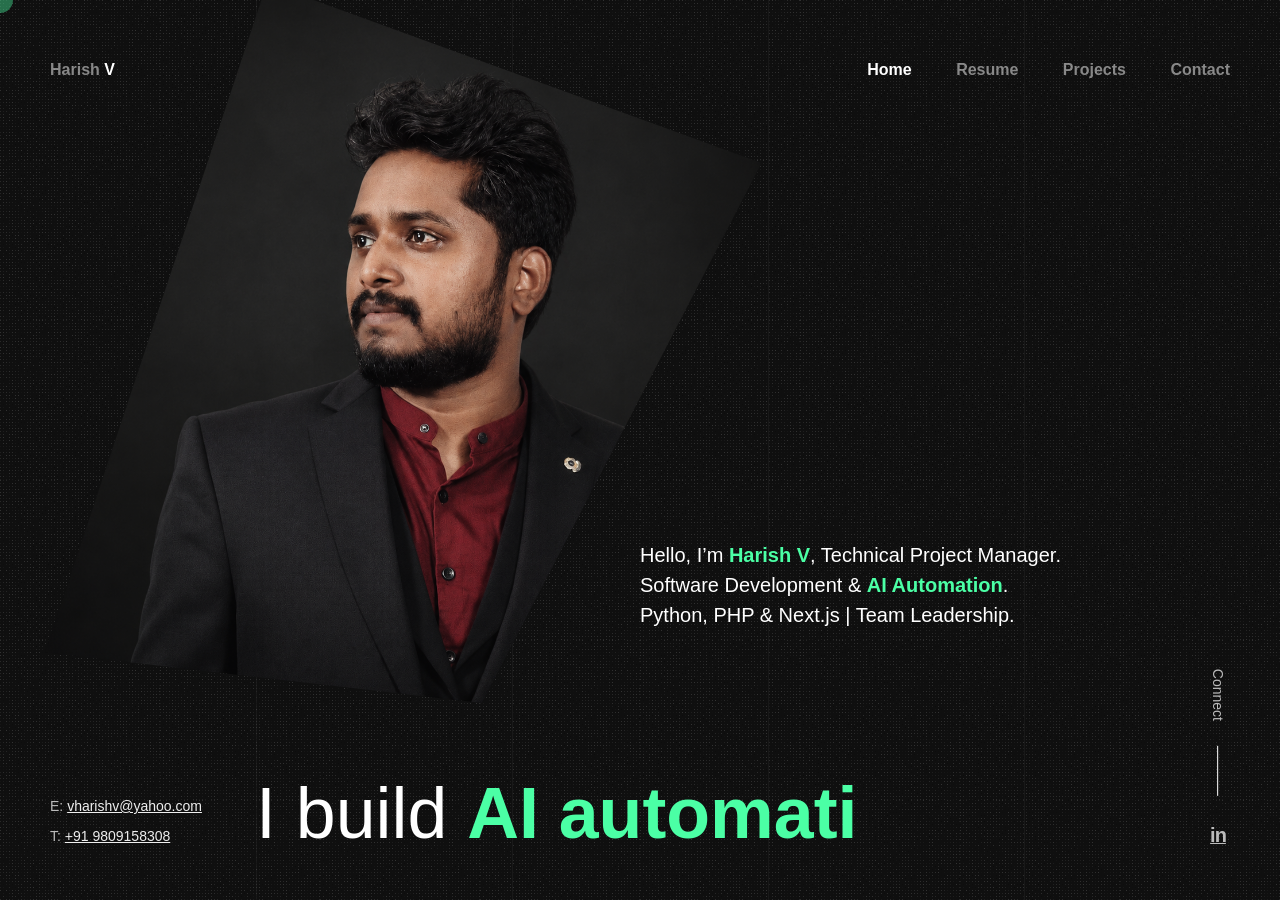
<file: index.html>
<!doctype html>
<html lang="en-US">
<head>
  <meta charset="UTF-8">
  <meta name="viewport" content="width=device-width, initial-scale=1">
  <title>Harish V | Technical Project Manager &amp; AI Automation</title>
  <meta name="description" content="Harish V — Technical Project Manager, Software Development &amp; AI Automation. Python, PHP &amp; Next.js and 10-member team leadership.">
  <meta name="author" content="Harish V">
  <meta name="robots" content="index, follow, max-image-preview:large">
  <meta name="theme-color" content="#101010">
  <meta name="color-scheme" content="dark">
  <link rel="canonical" href="https://harishksoft.github.io/portfolio/">
  <link rel="sitemap" type="application/xml" href="https://harishksoft.github.io/portfolio/sitemap.xml">
  <link rel="describedby" type="text/plain" href="llms.txt">
  <meta property="og:type" content="profile">
  <meta property="og:site_name" content="Harish V">
  <meta property="og:locale" content="en_IN">
  <meta property="og:title" content="Harish V | Technical Project Manager &amp; AI Automation">
  <meta property="og:description" content="Harish V — Technical Project Manager, Software Development &amp; AI Automation. Python, PHP &amp; Next.js and 10-member team leadership.">
  <meta property="og:url" content="https://harishksoft.github.io/portfolio/">
  <meta property="og:image" content="https://harishksoft.github.io/portfolio/images/harish-dark-background.png">
  <meta property="og:image:type" content="image/png">
  <meta property="og:image:width" content="1254">
  <meta property="og:image:height" content="1254">
  <meta property="og:image:alt" content="Harish V, Technical Project Manager working in software development and AI automation">
  <meta name="twitter:card" content="summary_large_image">
  <meta name="twitter:title" content="Harish V | Technical Project Manager &amp; AI Automation">
  <meta name="twitter:description" content="Harish V — Technical Project Manager, Software Development &amp; AI Automation. Python, PHP &amp; Next.js and 10-member team leadership.">
  <meta name="twitter:image" content="https://harishksoft.github.io/portfolio/images/harish-dark-background.png">
  <meta name="twitter:image:alt" content="Portrait of Harish V">
  <script type="application/ld+json">{
  "@context": "https://schema.org",
  "@graph": [
    {
      "@type": "WebSite",
      "@id": "https://harishksoft.github.io/portfolio/#website",
      "url": "https://harishksoft.github.io/portfolio/",
      "name": "Harish V",
      "inLanguage": "en-IN",
      "publisher": {
        "@id": "https://harishksoft.github.io/portfolio/#harish-v"
      }
    },
    {
      "@type": "Person",
      "@id": "https://harishksoft.github.io/portfolio/#harish-v",
      "name": "Harish V",
      "url": "https://harishksoft.github.io/portfolio/",
      "jobTitle": "Technical Project Manager",
      "image": "https://harishksoft.github.io/portfolio/images/harish-dark-background.png",
      "sameAs": [
        "https://www.linkedin.com/in/vharishv/"
      ],
      "description": "Technical Project Manager working in software development and AI automation, with hands-on Python, PHP, and Next.js development and 10-member team leadership.",
      "knowsAbout": [
        "AI automation",
        "AI calling agents",
        "OpenAI APIs",
        "Python",
        "PHP",
        "Next.js",
        "Team leadership",
        "Workflow automation"
      ]
    },
    {
      "@type": "ProfilePage",
      "@id": "https://harishksoft.github.io/portfolio/#webpage",
      "url": "https://harishksoft.github.io/portfolio/",
      "name": "Harish V | Technical Project Manager & AI Automation",
      "description": "Harish V — Technical Project Manager, Software Development & AI Automation. Python, PHP & Next.js and 10-member team leadership.",
      "inLanguage": "en-IN",
      "isPartOf": {
        "@id": "https://harishksoft.github.io/portfolio/#website"
      },
      "about": {
        "@id": "https://harishksoft.github.io/portfolio/#harish-v"
      },
      "mainEntity": {
        "@id": "https://harishksoft.github.io/portfolio/#harish-v"
      }
    }
  ]
}</script>
  <link rel="stylesheet" href="css/layout.css">
  <link rel="stylesheet" href="css/personal-home.css">
  <link rel="stylesheet" href="css/site-header.css">
  <link rel="icon" href="images/harish-monogram.svg" type="image/svg+xml">
</head>
<body class="home">
  <a class="skip-home" href="#section-started">Skip to content</a>
  <div class="container">
    <div class="cursor-follower"></div>
    <header class="header">
  <div class="head-top">
    <a href="#" class="menu-btn" role="button" aria-label="Menu" aria-expanded="false" aria-controls="personal-nav"><span></span></a>
    <div class="logo hover-masks-logo"><a href="Harish_V_Technical_Project_Manager_Resume.pdf" download aria-label="Download Harish V's resume"><span class="mask-lnk">Harish <strong>V</strong></span><span class="mask-lnk mask-lnk-hover" aria-hidden="true">Download <strong>CV</strong></span></a></div>
    <div class="top-menu hover-masks" id="personal-nav"><nav class="top-menu-nav" aria-label="Main navigation"><div class="menu-topmenu-container"><ul class="menu">
      <li class="menu-item current-menu-item"><a href="index.html" aria-current="page">Home</a></li>
      <li class="menu-item"><a href="resume.html">Resume</a></li>
      <li class="menu-item"><a href="works.html">Projects</a></li>
      <li class="menu-item"><a href="contacts.html">Contact</a></li>
    </ul></div></nav></div>
  </div>
</header>

    <main class="wrapper">
      <div class="section started personal" id="section-started" tabindex="-1">
        <div class="video-bg"><div class="video-bg-mask"></div><div class="video-bg-texture" id="grained_container"></div></div>
        <div class="centrize full-width"><div class="vertical-center"><div class="started-content">
          <div class="logo" style="background-image: url(images/harish-dark-background.png);" role="img" aria-label="Portrait of Harish V"></div>
          <h1 class="h-title">Hello, I’m <strong>Harish V</strong>, Technical Project Manager.<br> Software Development &amp; <strong>AI Automation</strong>.<br> Python, PHP &amp; Next.js | Team Leadership.</h1>
          <div class="h-subtitle typing-subtitle"><p>I build <strong>AI automation</strong></p><p>I build <strong>AI call agents</strong></p><p>I lead <strong>software teams</strong></p></div>
          <span class="typed-subtitle" aria-hidden="true"></span>
          <span class="screen-reader-only">AI automation, AI calling agent development, and 10-member team leadership.</span>
        </div></div></div>
      </div>
    </main>
    <footer class="footer">
      <div class="copy"><p>E: <a href="mailto:vharishv@yahoo.com">vharishv@yahoo.com</a></p><p>T: <a href="tel:+919809158308">+91 9809158308</a></p></div>
      <div class="soc-box"><div class="follow-label">Connect</div><div class="soc"><a target="_blank" rel="noopener noreferrer" href="https://www.linkedin.com/in/vharishv/" aria-label="Harish V on LinkedIn"><span class="linkedin-mark" aria-hidden="true">in</span></a></div></div>
      <div class="clear"></div>
    </footer>
    <div class="lines finish ready" aria-hidden="true"><div class="line-col"></div><div class="line-col"></div><div class="line-col"></div><div class="line-col"></div><div class="line-col"></div></div>
  </div>
  <script src="js/personal-home.js"></script>
</body>
</html>
</file>
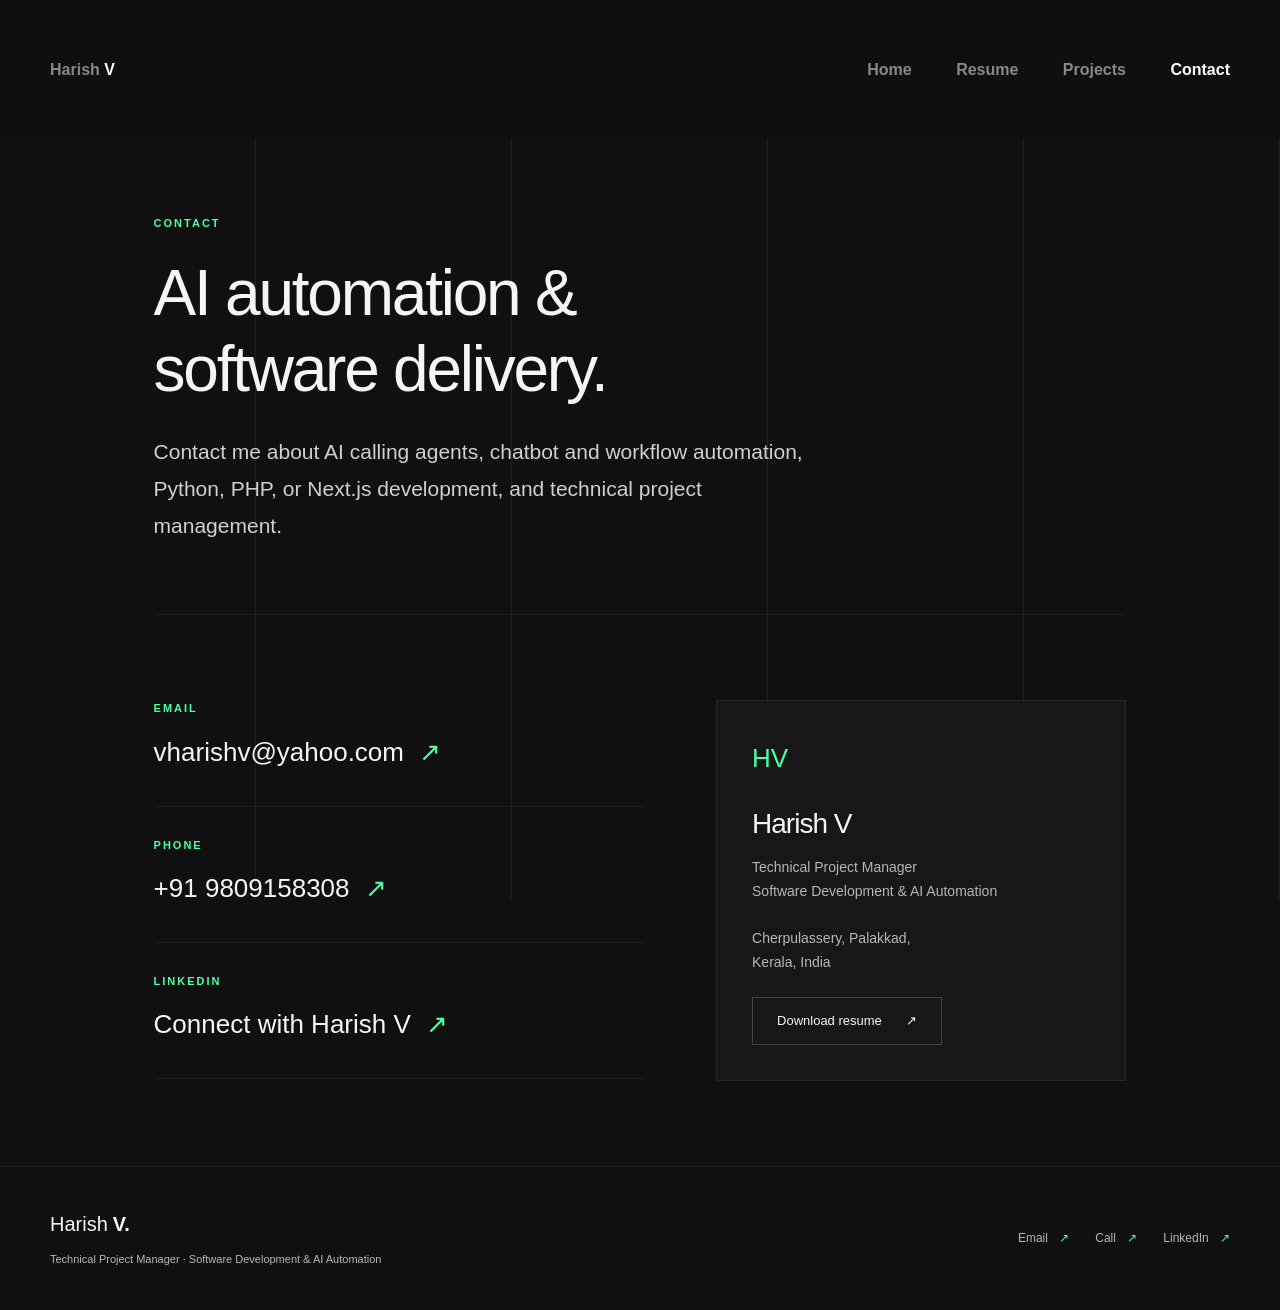
<file: contacts.html>
<!doctype html>
<html lang="en">
<head>
  <meta charset="utf-8">
  <meta name="viewport" content="width=device-width, initial-scale=1">
  <title>Contact | Harish V</title>
  <meta name="description" content="Contact Harish V about AI agents, chatbots, workflow automation, and technical project leadership.">
  <meta name="author" content="Harish V">
  <meta name="robots" content="index, follow, max-image-preview:large">
  <meta name="theme-color" content="#101010">
  <meta name="color-scheme" content="dark">
  <link rel="canonical" href="https://harishksoft.github.io/portfolio/contacts.html">
  <link rel="sitemap" type="application/xml" href="https://harishksoft.github.io/portfolio/sitemap.xml">
  <link rel="describedby" type="text/plain" href="llms.txt">
  <meta property="og:type" content="website">
  <meta property="og:site_name" content="Harish V">
  <meta property="og:locale" content="en_IN">
  <meta property="og:title" content="Contact | Harish V">
  <meta property="og:description" content="Contact Harish V about AI agents, chatbots, workflow automation, and technical project leadership.">
  <meta property="og:url" content="https://harishksoft.github.io/portfolio/contacts.html">
  <meta property="og:image" content="https://harishksoft.github.io/portfolio/images/harish-dark-background.png">
  <meta property="og:image:type" content="image/png">
  <meta property="og:image:width" content="1254">
  <meta property="og:image:height" content="1254">
  <meta property="og:image:alt" content="Harish V, Technical Project Manager working in software development and AI automation">
  <meta name="twitter:card" content="summary_large_image">
  <meta name="twitter:title" content="Contact | Harish V">
  <meta name="twitter:description" content="Contact Harish V about AI agents, chatbots, workflow automation, and technical project leadership.">
  <meta name="twitter:image" content="https://harishksoft.github.io/portfolio/images/harish-dark-background.png">
  <meta name="twitter:image:alt" content="Portrait of Harish V">
  <script type="application/ld+json">{
  "@context": "https://schema.org",
  "@graph": [
    {
      "@type": "WebSite",
      "@id": "https://harishksoft.github.io/portfolio/#website",
      "url": "https://harishksoft.github.io/portfolio/",
      "name": "Harish V",
      "inLanguage": "en-IN",
      "publisher": {
        "@id": "https://harishksoft.github.io/portfolio/#harish-v"
      }
    },
    {
      "@type": "Person",
      "@id": "https://harishksoft.github.io/portfolio/#harish-v",
      "name": "Harish V",
      "url": "https://harishksoft.github.io/portfolio/",
      "jobTitle": "Technical Project Manager",
      "image": "https://harishksoft.github.io/portfolio/images/harish-dark-background.png",
      "sameAs": [
        "https://www.linkedin.com/in/vharishv/"
      ],
      "description": "Technical Project Manager working in software development and AI automation, with hands-on Python, PHP, and Next.js development and 10-member team leadership.",
      "knowsAbout": [
        "AI automation",
        "AI calling agents",
        "OpenAI APIs",
        "Python",
        "PHP",
        "Next.js",
        "Team leadership",
        "Workflow automation"
      ],
      "email": "vharishv@yahoo.com",
      "telephone": "+919809158308",
      "address": {
        "@type": "PostalAddress",
        "addressLocality": "Cherpulassery, Palakkad",
        "addressRegion": "Kerala",
        "addressCountry": "IN"
      }
    },
    {
      "@type": "ContactPage",
      "@id": "https://harishksoft.github.io/portfolio/contacts.html#webpage",
      "url": "https://harishksoft.github.io/portfolio/contacts.html",
      "name": "Contact | Harish V",
      "description": "Contact Harish V about AI agents, chatbots, workflow automation, and technical project leadership.",
      "inLanguage": "en-IN",
      "isPartOf": {
        "@id": "https://harishksoft.github.io/portfolio/#website"
      },
      "about": {
        "@id": "https://harishksoft.github.io/portfolio/#harish-v"
      }
    }
  ]
}</script>
  <link rel="icon" href="images/harish-monogram.svg" type="image/svg+xml">
  <link rel="stylesheet" href="css/layout.css">
  <link rel="stylesheet" href="css/portfolio.css">
  <link rel="stylesheet" href="css/site-header.css">
  <script src="js/personal-home.js" defer></script>
</head>
<body class="inner-page grained-off">
  <a class="skip-link" href="#main">Skip to content</a>
  <header class="header">
  <div class="head-top">
    <a href="#" class="menu-btn" role="button" aria-label="Menu" aria-expanded="false" aria-controls="personal-nav"><span></span></a>
    <div class="logo hover-masks-logo"><a href="Harish_V_Technical_Project_Manager_Resume.pdf" download aria-label="Download Harish V's resume"><span class="mask-lnk">Harish <strong>V</strong></span><span class="mask-lnk mask-lnk-hover" aria-hidden="true">Download <strong>CV</strong></span></a></div>
    <div class="top-menu hover-masks" id="personal-nav"><nav class="top-menu-nav" aria-label="Main navigation"><div class="menu-topmenu-container"><ul class="menu">
      <li class="menu-item"><a href="index.html">Home</a></li>
      <li class="menu-item"><a href="resume.html">Resume</a></li>
      <li class="menu-item"><a href="works.html">Projects</a></li>
      <li class="menu-item current-menu-item"><a href="contacts.html" aria-current="page">Contact</a></li>
    </ul></div></nav></div>
  </div>
</header>

  <main id="main"><section class="page-intro"><p class="eyebrow">Contact</p><h1>AI automation &amp;<br>software delivery.</h1><p class="lead">Contact me about AI calling agents, chatbot and workflow automation, Python, PHP, or Next.js development, and technical project management.</p></section><section class="content-section contact-layout" aria-label="Contact details"><div class="contact-methods"><a href="mailto:vharishv@yahoo.com"><span class="eyebrow">Email</span><span class="contact-value">vharishv@yahoo.com <span class="accent" aria-hidden="true">↗</span></span></a><a href="tel:+919809158308"><span class="eyebrow">Phone</span><span class="contact-value">+91 9809158308 <span class="accent" aria-hidden="true">↗</span></span></a><a href="https://www.linkedin.com/in/vharishv/" target="_blank" rel="noopener noreferrer"><span class="eyebrow">LinkedIn</span><span class="contact-value">Connect with Harish V <span class="accent" aria-hidden="true">↗</span></span></a></div><aside class="contact-aside"><div class="small-monogram" aria-hidden="true">HV</div><h2>Harish V</h2><p>Technical Project Manager<br>Software Development &amp; AI Automation</p><p>Cherpulassery, Palakkad,<br>Kerala, India</p><a class="button" href="Harish_V_Technical_Project_Manager_Resume.pdf" download>Download resume<span aria-hidden="true">↗</span></a></aside></section></main>
  <footer class="site-footer"><div><a class="brand" href="index.html">Harish <strong>V.</strong></a><p>Technical Project Manager · Software Development &amp; AI Automation</p></div><div class="footer-links"><a href="mailto:vharishv@yahoo.com">Email <span aria-hidden="true">↗</span></a><a href="tel:+919809158308">Call <span aria-hidden="true">↗</span></a><a href="https://www.linkedin.com/in/vharishv/" target="_blank" rel="noopener noreferrer">LinkedIn <span aria-hidden="true">↗</span></a></div></footer>
</body>
</html>
</file>
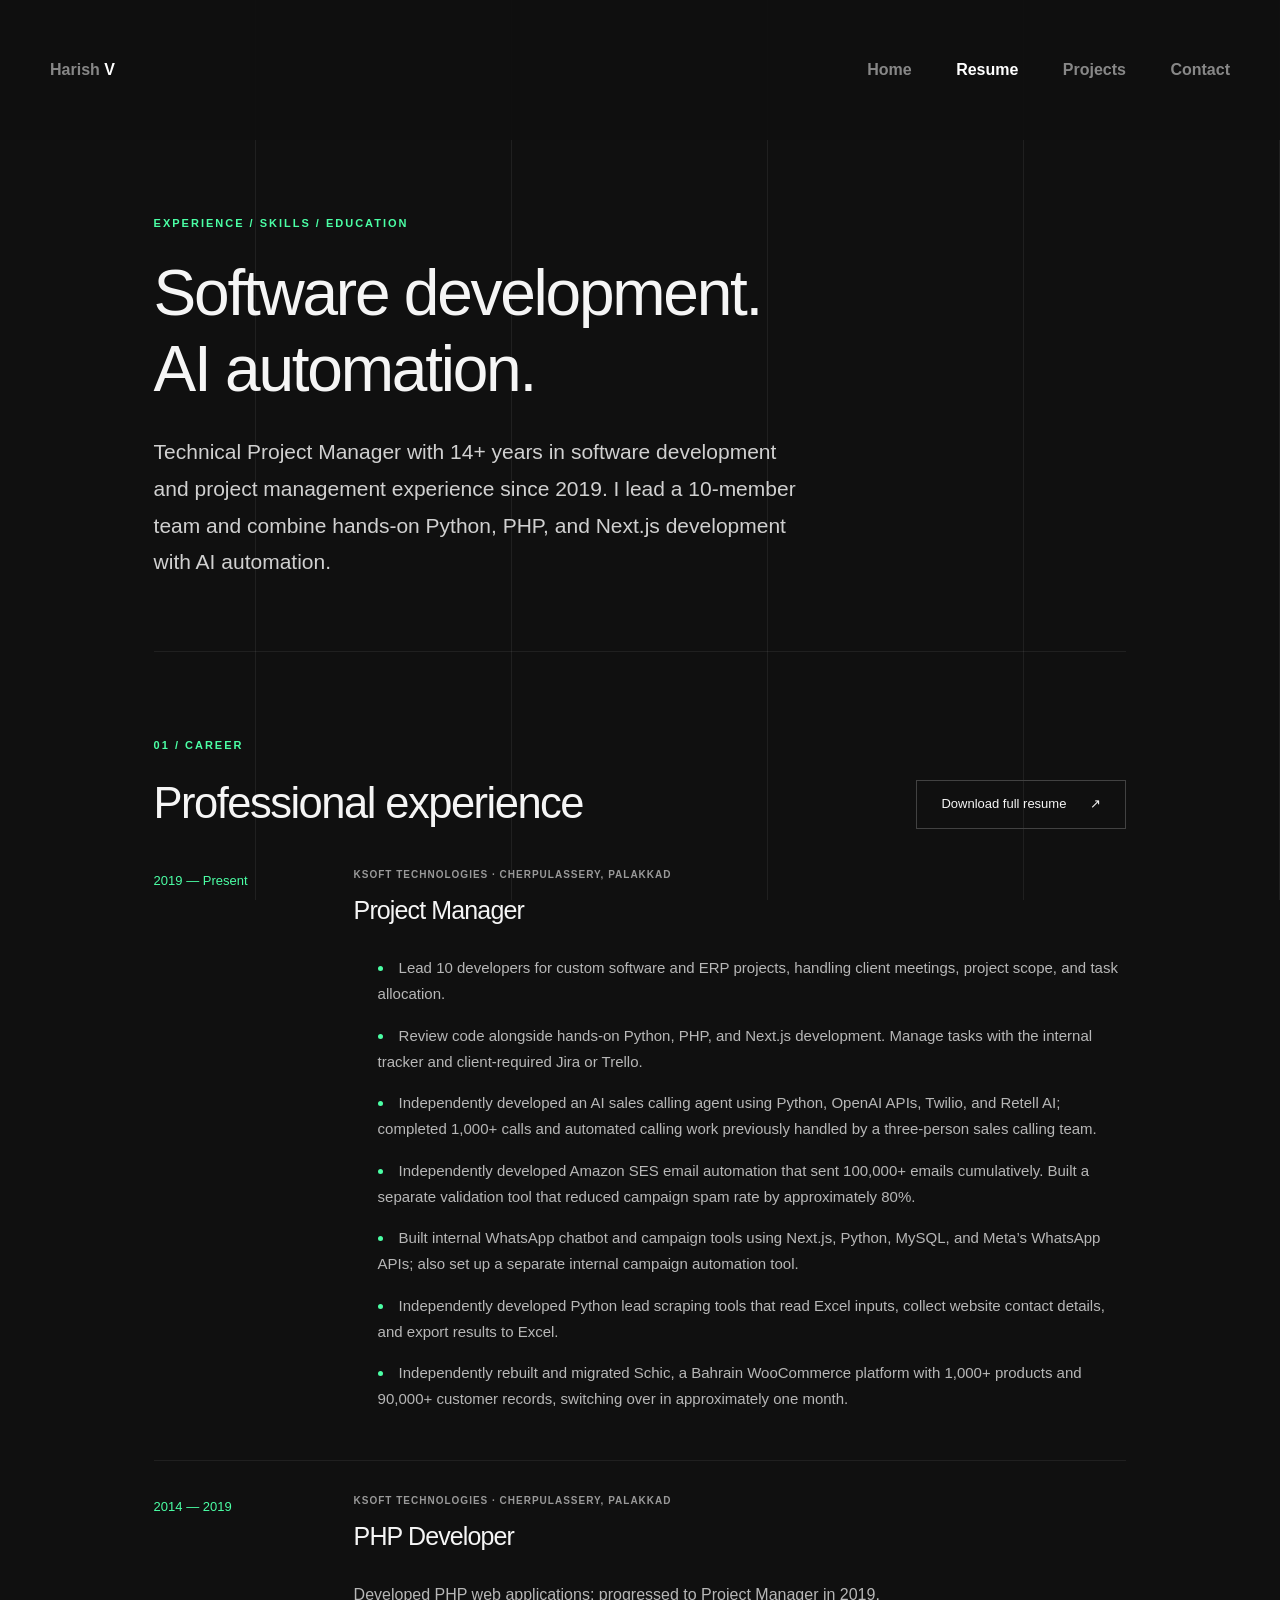
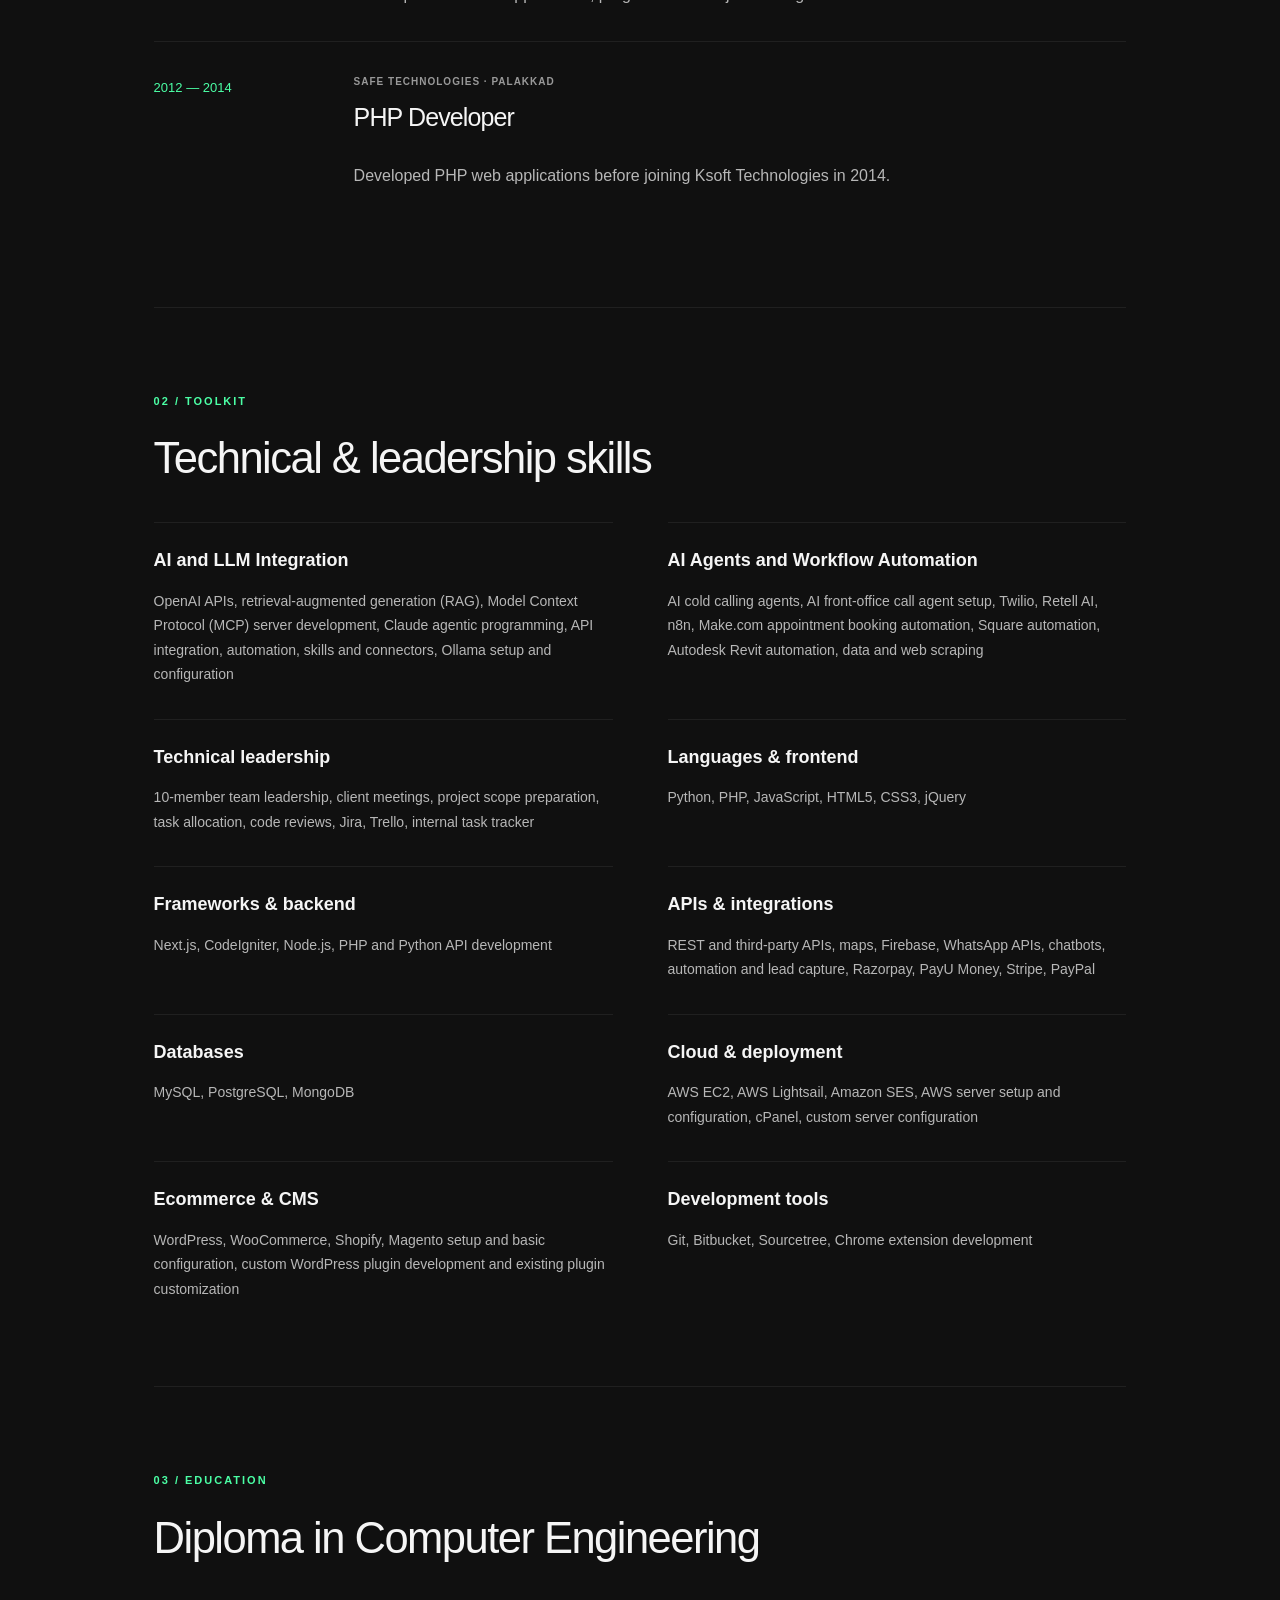
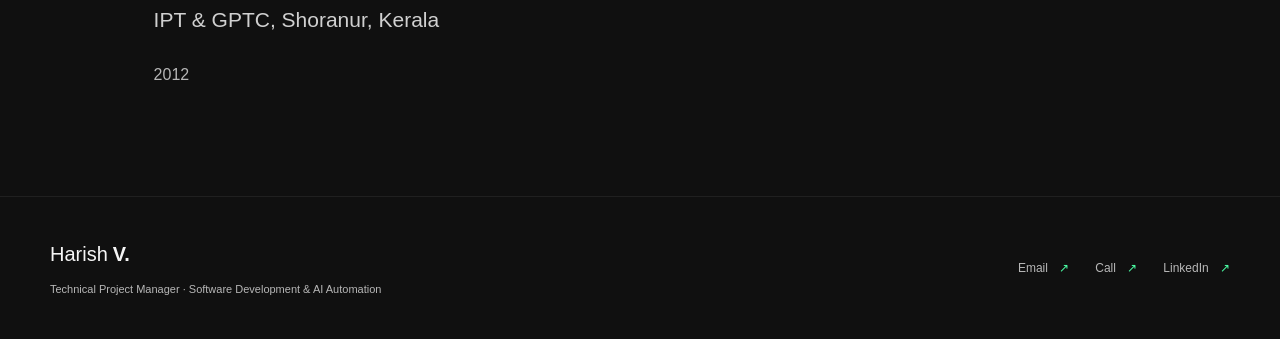
<file: resume.html>
<!doctype html>
<html lang="en">
<head>
  <meta charset="utf-8">
  <meta name="viewport" content="width=device-width, initial-scale=1">
  <title>Experience &amp; Skills | Harish V</title>
  <meta name="description" content="Explore Harish V’s AI automation skills, hands-on software development, project leadership, and education.">
  <meta name="author" content="Harish V">
  <meta name="robots" content="index, follow, max-image-preview:large">
  <meta name="theme-color" content="#101010">
  <meta name="color-scheme" content="dark">
  <link rel="canonical" href="https://harishksoft.github.io/portfolio/resume.html">
  <link rel="sitemap" type="application/xml" href="https://harishksoft.github.io/portfolio/sitemap.xml">
  <link rel="describedby" type="text/plain" href="llms.txt">
  <meta property="og:type" content="website">
  <meta property="og:site_name" content="Harish V">
  <meta property="og:locale" content="en_IN">
  <meta property="og:title" content="Experience &amp; Skills | Harish V">
  <meta property="og:description" content="Explore Harish V’s AI automation skills, hands-on software development, project leadership, and education.">
  <meta property="og:url" content="https://harishksoft.github.io/portfolio/resume.html">
  <meta property="og:image" content="https://harishksoft.github.io/portfolio/images/harish-dark-background.png">
  <meta property="og:image:type" content="image/png">
  <meta property="og:image:width" content="1254">
  <meta property="og:image:height" content="1254">
  <meta property="og:image:alt" content="Harish V, Technical Project Manager working in software development and AI automation">
  <meta name="twitter:card" content="summary_large_image">
  <meta name="twitter:title" content="Experience &amp; Skills | Harish V">
  <meta name="twitter:description" content="Explore Harish V’s AI automation skills, hands-on software development, project leadership, and education.">
  <meta name="twitter:image" content="https://harishksoft.github.io/portfolio/images/harish-dark-background.png">
  <meta name="twitter:image:alt" content="Portrait of Harish V">
  <script type="application/ld+json">{
  "@context": "https://schema.org",
  "@graph": [
    {
      "@type": "WebSite",
      "@id": "https://harishksoft.github.io/portfolio/#website",
      "url": "https://harishksoft.github.io/portfolio/",
      "name": "Harish V",
      "inLanguage": "en-IN",
      "publisher": {
        "@id": "https://harishksoft.github.io/portfolio/#harish-v"
      }
    },
    {
      "@type": "Person",
      "@id": "https://harishksoft.github.io/portfolio/#harish-v",
      "name": "Harish V",
      "url": "https://harishksoft.github.io/portfolio/",
      "jobTitle": "Technical Project Manager",
      "image": "https://harishksoft.github.io/portfolio/images/harish-dark-background.png",
      "sameAs": [
        "https://www.linkedin.com/in/vharishv/"
      ],
      "description": "Technical Project Manager working in software development and AI automation, with hands-on Python, PHP, and Next.js development and 10-member team leadership.",
      "knowsAbout": [
        "AI automation",
        "AI calling agents",
        "OpenAI APIs",
        "Python",
        "PHP",
        "Next.js",
        "Team leadership",
        "Workflow automation"
      ]
    },
    {
      "@type": "ProfilePage",
      "@id": "https://harishksoft.github.io/portfolio/resume.html#webpage",
      "url": "https://harishksoft.github.io/portfolio/resume.html",
      "name": "Experience & Skills | Harish V",
      "description": "Explore Harish V’s AI automation skills, hands-on software development, project leadership, and education.",
      "inLanguage": "en-IN",
      "isPartOf": {
        "@id": "https://harishksoft.github.io/portfolio/#website"
      },
      "about": {
        "@id": "https://harishksoft.github.io/portfolio/#harish-v"
      },
      "mainEntity": {
        "@id": "https://harishksoft.github.io/portfolio/#harish-v"
      }
    }
  ]
}</script>
  <link rel="icon" href="images/harish-monogram.svg" type="image/svg+xml">
  <link rel="stylesheet" href="css/layout.css">
  <link rel="stylesheet" href="css/portfolio.css">
  <link rel="stylesheet" href="css/site-header.css">
  <script src="js/personal-home.js" defer></script>
</head>
<body class="inner-page grained-off">
  <a class="skip-link" href="#main">Skip to content</a>
  <header class="header">
  <div class="head-top">
    <a href="#" class="menu-btn" role="button" aria-label="Menu" aria-expanded="false" aria-controls="personal-nav"><span></span></a>
    <div class="logo hover-masks-logo"><a href="Harish_V_Technical_Project_Manager_Resume.pdf" download aria-label="Download Harish V's resume"><span class="mask-lnk">Harish <strong>V</strong></span><span class="mask-lnk mask-lnk-hover" aria-hidden="true">Download <strong>CV</strong></span></a></div>
    <div class="top-menu hover-masks" id="personal-nav"><nav class="top-menu-nav" aria-label="Main navigation"><div class="menu-topmenu-container"><ul class="menu">
      <li class="menu-item"><a href="index.html">Home</a></li>
      <li class="menu-item current-menu-item"><a href="resume.html" aria-current="page">Resume</a></li>
      <li class="menu-item"><a href="works.html">Projects</a></li>
      <li class="menu-item"><a href="contacts.html">Contact</a></li>
    </ul></div></nav></div>
  </div>
</header>

  <main id="main"><section class="page-intro"><p class="eyebrow">Experience / Skills / Education</p><h1>Software development.<br>AI automation.</h1><p class="lead">Technical Project Manager with 14+ years in software development and project management experience since 2019. I lead a 10-member team and combine hands-on Python, PHP, and Next.js development with AI automation.</p></section><section class="content-section"><div class="section-heading heading-row"><div><p class="eyebrow">01 / Career</p><h2>Professional experience</h2></div><a class="button" href="Harish_V_Technical_Project_Manager_Resume.pdf" download>Download full resume<span aria-hidden="true">↗</span></a></div><div class="timeline">
<article class="role"><div class="role-date">2019 — Present</div><div><p class="eyebrow">Ksoft Technologies · Cherpulassery, Palakkad</p><h3>Project Manager</h3><ul class="experience-list"><li>Lead 10 developers for custom software and ERP projects, handling client meetings, project scope, and task allocation.</li><li>Review code alongside hands-on Python, PHP, and Next.js development. Manage tasks with the internal tracker and client-required Jira or Trello.</li><li>Independently developed an AI sales calling agent using Python, OpenAI APIs, Twilio, and Retell AI; completed 1,000+ calls and automated calling work previously handled by a three-person sales calling team.</li><li>Independently developed Amazon SES email automation that sent 100,000+ emails cumulatively. Built a separate validation tool that reduced campaign spam rate by approximately 80%.</li><li>Built internal WhatsApp chatbot and campaign tools using Next.js, Python, MySQL, and Meta’s WhatsApp APIs; also set up a separate internal campaign automation tool.</li><li>Independently developed Python lead scraping tools that read Excel inputs, collect website contact details, and export results to Excel.</li><li>Independently rebuilt and migrated Schic, a Bahrain WooCommerce platform with 1,000+ products and 90,000+ customer records, switching over in approximately one month.</li></ul></div></article>
<article class="role"><div class="role-date">2014 — 2019</div><div><p class="eyebrow">Ksoft Technologies · Cherpulassery, Palakkad</p><h3>PHP Developer</h3><p>Developed PHP web applications; progressed to Project Manager in 2019.</p></div></article>
<article class="role"><div class="role-date">2012 — 2014</div><div><p class="eyebrow">Safe Technologies · Palakkad</p><h3>PHP Developer</h3><p>Developed PHP web applications before joining Ksoft Technologies in 2014.</p></div></article></div></section>
<section class="content-section"><div class="section-heading"><p class="eyebrow">02 / Toolkit</p><h2>Technical &amp; leadership skills</h2></div><dl class="skills-grid"><div><dt>AI and LLM Integration</dt><dd>OpenAI APIs, retrieval-augmented generation (RAG), Model Context Protocol (MCP) server development, Claude agentic programming, API integration, automation, skills and connectors, Ollama setup and configuration</dd></div><div><dt>AI Agents and Workflow Automation</dt><dd>AI cold calling agents, AI front-office call agent setup, Twilio, Retell AI, n8n, Make.com appointment booking automation, Square automation, Autodesk Revit automation, data and web scraping</dd></div><div><dt>Technical leadership</dt><dd>10-member team leadership, client meetings, project scope preparation, task allocation, code reviews, Jira, Trello, internal task tracker</dd></div><div><dt>Languages &amp; frontend</dt><dd>Python, PHP, JavaScript, HTML5, CSS3, jQuery</dd></div><div><dt>Frameworks &amp; backend</dt><dd>Next.js, CodeIgniter, Node.js, PHP and Python API development</dd></div><div><dt>APIs &amp; integrations</dt><dd>REST and third-party APIs, maps, Firebase, WhatsApp APIs, chatbots, automation and lead capture, Razorpay, PayU Money, Stripe, PayPal</dd></div><div><dt>Databases</dt><dd>MySQL, PostgreSQL, MongoDB</dd></div><div><dt>Cloud &amp; deployment</dt><dd>AWS EC2, AWS Lightsail, Amazon SES, AWS server setup and configuration, cPanel, custom server configuration</dd></div><div><dt>Ecommerce &amp; CMS</dt><dd>WordPress, WooCommerce, Shopify, Magento setup and basic configuration, custom WordPress plugin development and existing plugin customization</dd></div><div><dt>Development tools</dt><dd>Git, Bitbucket, Sourcetree, Chrome extension development</dd></div></dl></section>
<section class="content-section"><div class="section-heading"><p class="eyebrow">03 / Education</p><h2>Diploma in Computer Engineering</h2></div><p class="lead">IPT &amp; GPTC, Shoranur, Kerala</p><p>2012</p></section></main>
  <footer class="site-footer"><div><a class="brand" href="index.html">Harish <strong>V.</strong></a><p>Technical Project Manager · Software Development &amp; AI Automation</p></div><div class="footer-links"><a href="mailto:vharishv@yahoo.com">Email <span aria-hidden="true">↗</span></a><a href="tel:+919809158308">Call <span aria-hidden="true">↗</span></a><a href="https://www.linkedin.com/in/vharishv/" target="_blank" rel="noopener noreferrer">LinkedIn <span aria-hidden="true">↗</span></a></div></footer>
</body>
</html>
</file>
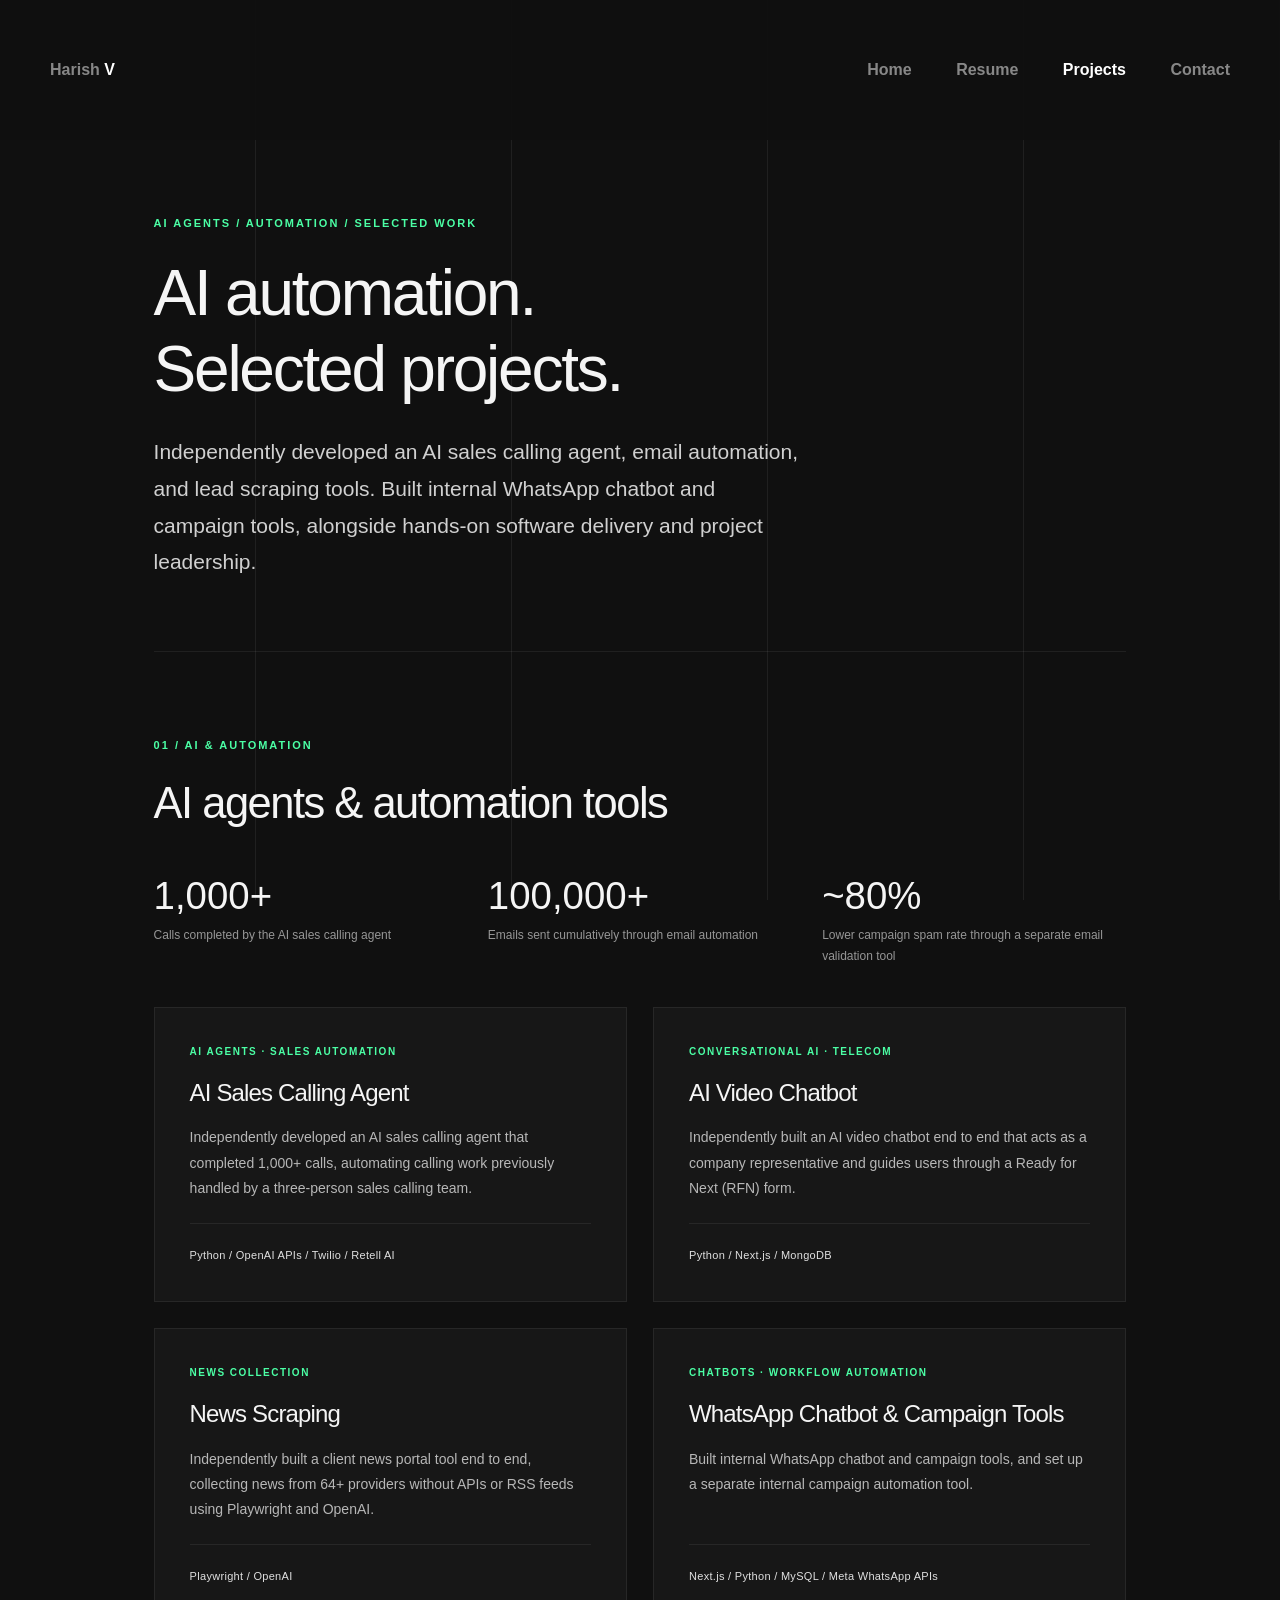
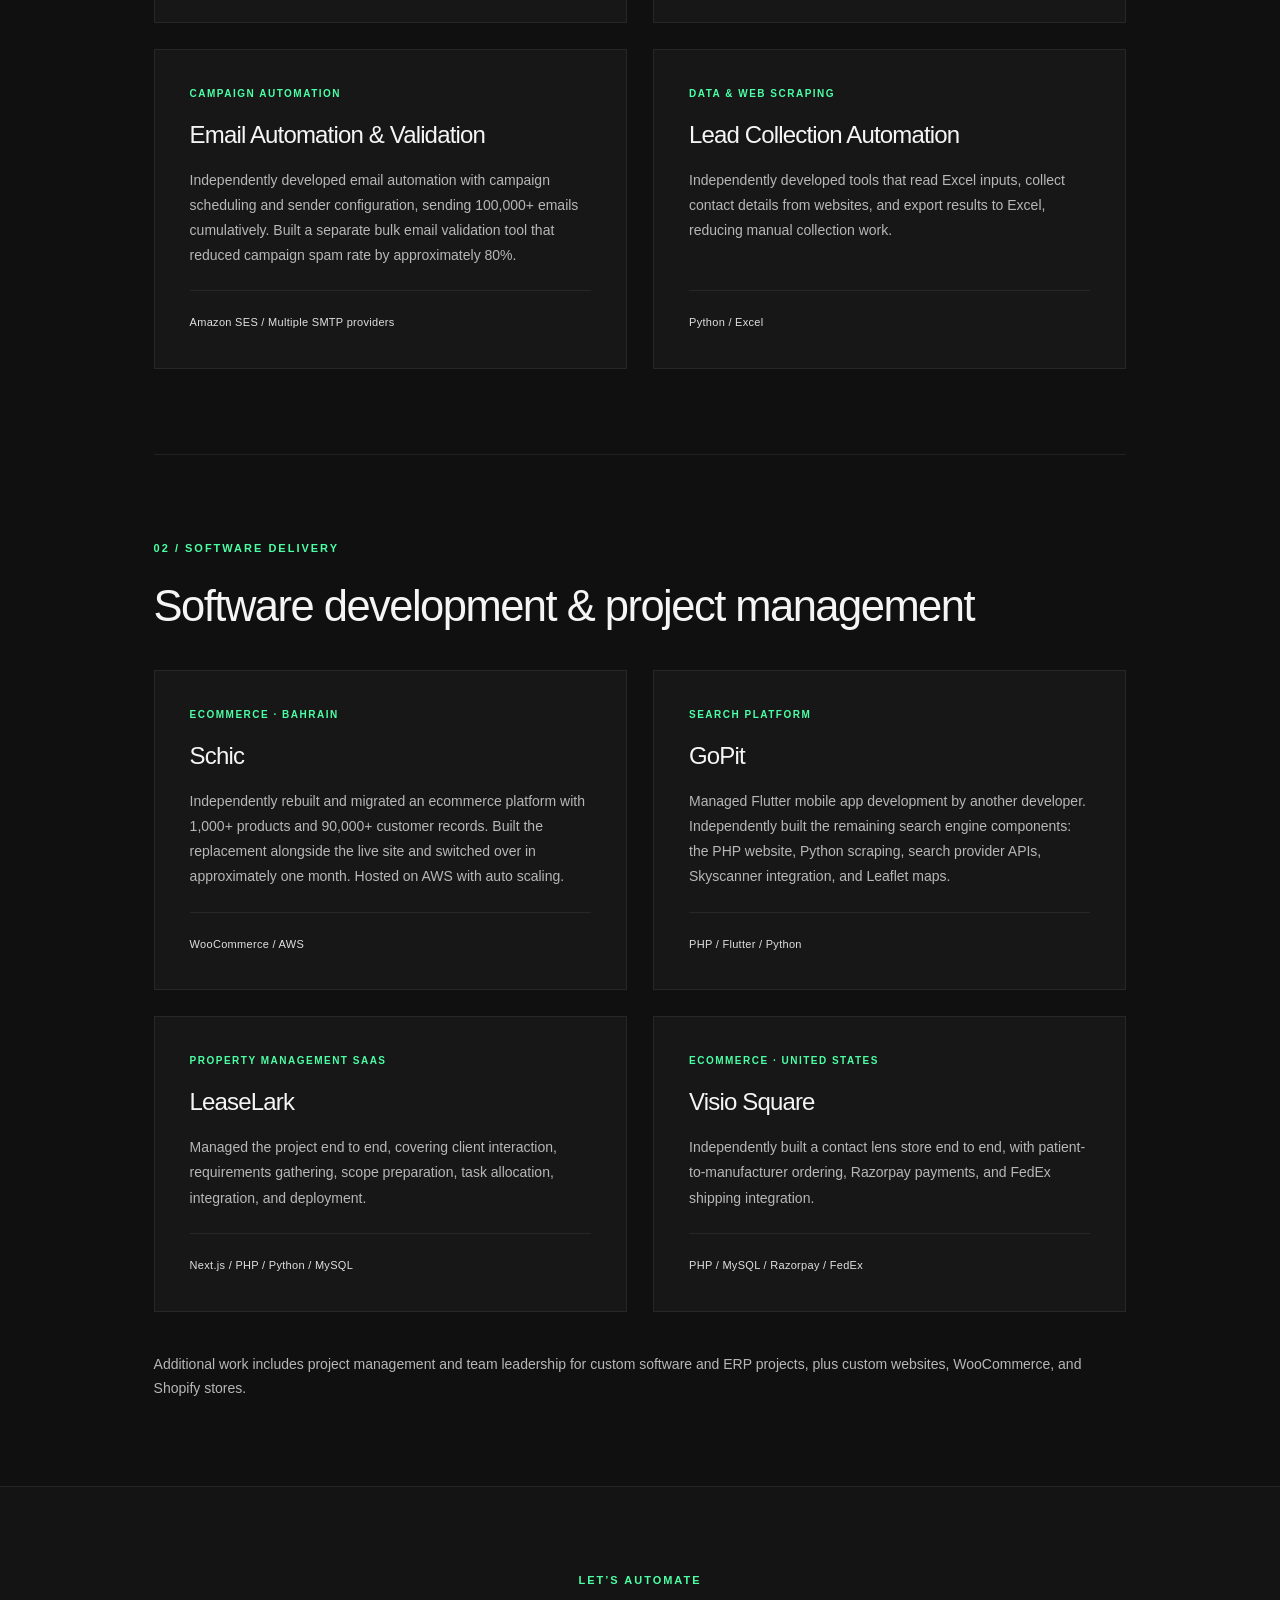
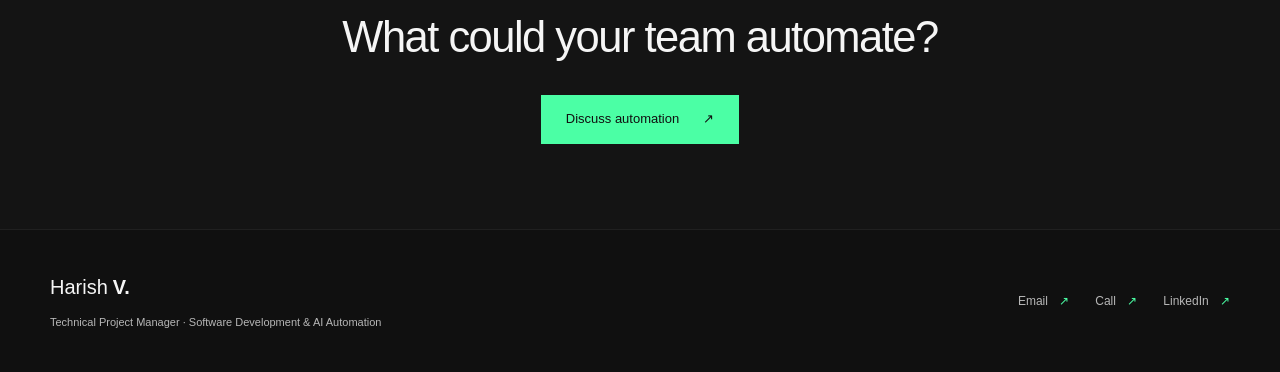
<file: works.html>
<!doctype html>
<html lang="en">
<head>
  <meta charset="utf-8">
  <meta name="viewport" content="width=device-width, initial-scale=1">
  <title>AI &amp; Automation Projects | Harish V</title>
  <meta name="description" content="Explore Harish V’s AI calling agents, chatbots, workflow automation, and software projects.">
  <meta name="author" content="Harish V">
  <meta name="robots" content="index, follow, max-image-preview:large">
  <meta name="theme-color" content="#101010">
  <meta name="color-scheme" content="dark">
  <link rel="canonical" href="https://harishksoft.github.io/portfolio/works.html">
  <link rel="sitemap" type="application/xml" href="https://harishksoft.github.io/portfolio/sitemap.xml">
  <link rel="describedby" type="text/plain" href="llms.txt">
  <meta property="og:type" content="website">
  <meta property="og:site_name" content="Harish V">
  <meta property="og:locale" content="en_IN">
  <meta property="og:title" content="AI &amp; Automation Projects | Harish V">
  <meta property="og:description" content="Explore Harish V’s AI calling agents, chatbots, workflow automation, and software projects.">
  <meta property="og:url" content="https://harishksoft.github.io/portfolio/works.html">
  <meta property="og:image" content="https://harishksoft.github.io/portfolio/images/harish-dark-background.png">
  <meta property="og:image:type" content="image/png">
  <meta property="og:image:width" content="1254">
  <meta property="og:image:height" content="1254">
  <meta property="og:image:alt" content="Harish V, Technical Project Manager working in software development and AI automation">
  <meta name="twitter:card" content="summary_large_image">
  <meta name="twitter:title" content="AI &amp; Automation Projects | Harish V">
  <meta name="twitter:description" content="Explore Harish V’s AI calling agents, chatbots, workflow automation, and software projects.">
  <meta name="twitter:image" content="https://harishksoft.github.io/portfolio/images/harish-dark-background.png">
  <meta name="twitter:image:alt" content="Portrait of Harish V">
  <script type="application/ld+json">{
  "@context": "https://schema.org",
  "@graph": [
    {
      "@type": "WebSite",
      "@id": "https://harishksoft.github.io/portfolio/#website",
      "url": "https://harishksoft.github.io/portfolio/",
      "name": "Harish V",
      "inLanguage": "en-IN",
      "publisher": {
        "@id": "https://harishksoft.github.io/portfolio/#harish-v"
      }
    },
    {
      "@type": "Person",
      "@id": "https://harishksoft.github.io/portfolio/#harish-v",
      "name": "Harish V",
      "url": "https://harishksoft.github.io/portfolio/",
      "jobTitle": "Technical Project Manager",
      "image": "https://harishksoft.github.io/portfolio/images/harish-dark-background.png",
      "sameAs": [
        "https://www.linkedin.com/in/vharishv/"
      ],
      "description": "Technical Project Manager working in software development and AI automation, with hands-on Python, PHP, and Next.js development and 10-member team leadership.",
      "knowsAbout": [
        "AI automation",
        "AI calling agents",
        "OpenAI APIs",
        "Python",
        "PHP",
        "Next.js",
        "Team leadership",
        "Workflow automation"
      ]
    },
    {
      "@type": "CollectionPage",
      "@id": "https://harishksoft.github.io/portfolio/works.html#webpage",
      "url": "https://harishksoft.github.io/portfolio/works.html",
      "name": "AI & Automation Projects | Harish V",
      "description": "Explore Harish V’s AI calling agents, chatbots, workflow automation, and software projects.",
      "inLanguage": "en-IN",
      "isPartOf": {
        "@id": "https://harishksoft.github.io/portfolio/#website"
      },
      "about": {
        "@id": "https://harishksoft.github.io/portfolio/#harish-v"
      },
      "mainEntity": {
        "@type": "ItemList",
        "numberOfItems": 10,
        "itemListElement": [
          {
            "@type": "ListItem",
            "position": 1,
            "item": {
              "@type": "CreativeWork",
              "name": "AI Sales Calling Agent",
              "description": "Independently developed an AI sales calling agent that completed 1,000+ calls, automating calling work previously handled by a three-person sales calling team.",
              "keywords": "Python / OpenAI APIs / Twilio / Retell AI",
              "creator": {
                "@id": "https://harishksoft.github.io/portfolio/#harish-v"
              }
            }
          },
          {
            "@type": "ListItem",
            "position": 2,
            "item": {
              "@type": "CreativeWork",
              "name": "AI Video Chatbot",
              "description": "Independently built an AI video chatbot end to end that acts as a company representative and guides users through a Ready for Next (RFN) form.",
              "keywords": "Python / Next.js / MongoDB",
              "creator": {
                "@id": "https://harishksoft.github.io/portfolio/#harish-v"
              }
            }
          },
          {
            "@type": "ListItem",
            "position": 3,
            "item": {
              "@type": "CreativeWork",
              "name": "News Scraping",
              "description": "Independently built a client news portal tool end to end, collecting news from 64+ providers without APIs or RSS feeds using Playwright and OpenAI.",
              "keywords": "Playwright / OpenAI",
              "creator": {
                "@id": "https://harishksoft.github.io/portfolio/#harish-v"
              }
            }
          },
          {
            "@type": "ListItem",
            "position": 4,
            "item": {
              "@type": "CreativeWork",
              "name": "WhatsApp Chatbot & Campaign Tools",
              "description": "Built internal WhatsApp chatbot and campaign tools, and set up a separate internal campaign automation tool.",
              "keywords": "Next.js / Python / MySQL / Meta WhatsApp APIs",
              "creator": {
                "@id": "https://harishksoft.github.io/portfolio/#harish-v"
              }
            }
          },
          {
            "@type": "ListItem",
            "position": 5,
            "item": {
              "@type": "CreativeWork",
              "name": "Email Automation & Validation",
              "description": "Independently developed email automation with campaign scheduling and sender configuration, sending 100,000+ emails cumulatively. Built a separate bulk email validation tool that reduced campaign spam rate by approximately 80%.",
              "keywords": "Amazon SES / Multiple SMTP providers",
              "creator": {
                "@id": "https://harishksoft.github.io/portfolio/#harish-v"
              }
            }
          },
          {
            "@type": "ListItem",
            "position": 6,
            "item": {
              "@type": "CreativeWork",
              "name": "Lead Collection Automation",
              "description": "Independently developed tools that read Excel inputs, collect contact details from websites, and export results to Excel, reducing manual collection work.",
              "keywords": "Python / Excel",
              "creator": {
                "@id": "https://harishksoft.github.io/portfolio/#harish-v"
              }
            }
          },
          {
            "@type": "ListItem",
            "position": 7,
            "item": {
              "@type": "CreativeWork",
              "name": "Schic",
              "description": "Independently rebuilt and migrated an ecommerce platform with 1,000+ products and 90,000+ customer records. Built the replacement alongside the live site and switched over in approximately one month. Hosted on AWS with auto scaling.",
              "keywords": "WooCommerce / AWS",
              "creator": {
                "@id": "https://harishksoft.github.io/portfolio/#harish-v"
              }
            }
          },
          {
            "@type": "ListItem",
            "position": 8,
            "item": {
              "@type": "CreativeWork",
              "name": "GoPit",
              "description": "Managed Flutter mobile app development by another developer. Independently built the remaining search engine components: the PHP website, Python scraping, search provider APIs, Skyscanner integration, and Leaflet maps.",
              "keywords": "PHP / Flutter / Python",
              "creator": {
                "@id": "https://harishksoft.github.io/portfolio/#harish-v"
              }
            }
          },
          {
            "@type": "ListItem",
            "position": 9,
            "item": {
              "@type": "CreativeWork",
              "name": "LeaseLark",
              "description": "Managed the project end to end, covering client interaction, requirements gathering, scope preparation, task allocation, integration, and deployment.",
              "keywords": "Next.js / PHP / Python / MySQL",
              "creator": {
                "@id": "https://harishksoft.github.io/portfolio/#harish-v"
              }
            }
          },
          {
            "@type": "ListItem",
            "position": 10,
            "item": {
              "@type": "CreativeWork",
              "name": "Visio Square",
              "description": "Independently built a contact lens store end to end, with patient-to-manufacturer ordering, Razorpay payments, and FedEx shipping integration.",
              "keywords": "PHP / MySQL / Razorpay / FedEx",
              "creator": {
                "@id": "https://harishksoft.github.io/portfolio/#harish-v"
              }
            }
          }
        ]
      }
    }
  ]
}</script>
  <link rel="icon" href="images/harish-monogram.svg" type="image/svg+xml">
  <link rel="stylesheet" href="css/layout.css">
  <link rel="stylesheet" href="css/portfolio.css">
  <link rel="stylesheet" href="css/site-header.css">
  <script src="js/personal-home.js" defer></script>
</head>
<body class="inner-page grained-off">
  <a class="skip-link" href="#main">Skip to content</a>
  <header class="header">
  <div class="head-top">
    <a href="#" class="menu-btn" role="button" aria-label="Menu" aria-expanded="false" aria-controls="personal-nav"><span></span></a>
    <div class="logo hover-masks-logo"><a href="Harish_V_Technical_Project_Manager_Resume.pdf" download aria-label="Download Harish V's resume"><span class="mask-lnk">Harish <strong>V</strong></span><span class="mask-lnk mask-lnk-hover" aria-hidden="true">Download <strong>CV</strong></span></a></div>
    <div class="top-menu hover-masks" id="personal-nav"><nav class="top-menu-nav" aria-label="Main navigation"><div class="menu-topmenu-container"><ul class="menu">
      <li class="menu-item"><a href="index.html">Home</a></li>
      <li class="menu-item"><a href="resume.html">Resume</a></li>
      <li class="menu-item current-menu-item"><a href="works.html" aria-current="page">Projects</a></li>
      <li class="menu-item"><a href="contacts.html">Contact</a></li>
    </ul></div></nav></div>
  </div>
</header>

  <main id="main"><section class="page-intro"><p class="eyebrow">AI agents / Automation / Selected work</p><h1>AI automation.<br>Selected projects.</h1><p class="lead">Independently developed an AI sales calling agent, email automation, and lead scraping tools. Built internal WhatsApp chatbot and campaign tools, alongside hands-on software delivery and project leadership.</p></section><section class="content-section project-section" aria-label="AI and automation projects"><div class="section-heading"><p class="eyebrow">01 / AI &amp; automation</p><h2>AI agents &amp; automation tools</h2></div><div class="stats project-highlights"><div><strong>1,000+</strong><span>Calls completed by the AI sales calling agent</span></div><div><strong>100,000+</strong><span>Emails sent cumulatively through email automation</span></div><div><strong>~80%</strong><span>Lower campaign spam rate through a separate email validation tool</span></div></div><div class="project-grid"><article class="project-card"><p class="eyebrow">AI agents · Sales automation</p><h3>AI Sales Calling Agent</h3><p>Independently developed an AI sales calling agent that completed 1,000+ calls, automating calling work previously handled by a three-person sales calling team.</p><p class="stack">Python / OpenAI APIs / Twilio / Retell AI</p></article><article class="project-card"><p class="eyebrow">Conversational AI · Telecom</p><h3>AI Video Chatbot</h3><p>Independently built an AI video chatbot end to end that acts as a company representative and guides users through a Ready for Next (RFN) form.</p><p class="stack">Python / Next.js / MongoDB</p></article><article class="project-card"><p class="eyebrow">News collection</p><h3>News Scraping</h3><p>Independently built a client news portal tool end to end, collecting news from 64+ providers without APIs or RSS feeds using Playwright and OpenAI.</p><p class="stack">Playwright / OpenAI</p></article><article class="project-card"><p class="eyebrow">Chatbots · Workflow automation</p><h3>WhatsApp Chatbot &amp; Campaign Tools</h3><p>Built internal WhatsApp chatbot and campaign tools, and set up a separate internal campaign automation tool.</p><p class="stack">Next.js / Python / MySQL / Meta WhatsApp APIs</p></article><article class="project-card"><p class="eyebrow">Campaign automation</p><h3>Email Automation &amp; Validation</h3><p>Independently developed email automation with campaign scheduling and sender configuration, sending 100,000+ emails cumulatively. Built a separate bulk email validation tool that reduced campaign spam rate by approximately 80%.</p><p class="stack">Amazon SES / Multiple SMTP providers</p></article><article class="project-card"><p class="eyebrow">Data &amp; web scraping</p><h3>Lead Collection Automation</h3><p>Independently developed tools that read Excel inputs, collect contact details from websites, and export results to Excel, reducing manual collection work.</p><p class="stack">Python / Excel</p></article></div></section><section class="content-section project-section" aria-label="Other software projects"><div class="section-heading"><p class="eyebrow">02 / Software delivery</p><h2>Software development &amp; project management</h2></div><div class="project-grid"><article class="project-card"><p class="eyebrow">Ecommerce · Bahrain</p><h3>Schic</h3><p>Independently rebuilt and migrated an ecommerce platform with 1,000+ products and 90,000+ customer records. Built the replacement alongside the live site and switched over in approximately one month. Hosted on AWS with auto scaling.</p><p class="stack">WooCommerce / AWS</p></article><article class="project-card"><p class="eyebrow">Search platform</p><h3>GoPit</h3><p>Managed Flutter mobile app development by another developer. Independently built the remaining search engine components: the PHP website, Python scraping, search provider APIs, Skyscanner integration, and Leaflet maps.</p><p class="stack">PHP / Flutter / Python</p></article><article class="project-card"><p class="eyebrow">Property management SaaS</p><h3>LeaseLark</h3><p>Managed the project end to end, covering client interaction, requirements gathering, scope preparation, task allocation, integration, and deployment.</p><p class="stack">Next.js / PHP / Python / MySQL</p></article><article class="project-card"><p class="eyebrow">Ecommerce · United States</p><h3>Visio Square</h3><p>Independently built a contact lens store end to end, with patient-to-manufacturer ordering, Razorpay payments, and FedEx shipping integration.</p><p class="stack">PHP / MySQL / Razorpay / FedEx</p></article></div><p class="section-note">Additional work includes project management and team leadership for custom software and ERP projects, plus custom websites, WooCommerce, and Shopify stores.</p></section><section class="contact-banner"><p class="eyebrow">Let’s automate</p><h2>What could your team automate?</h2><a class="button primary" href="contacts.html">Discuss automation<span aria-hidden="true">↗</span></a></section></main>
  <footer class="site-footer"><div><a class="brand" href="index.html">Harish <strong>V.</strong></a><p>Technical Project Manager · Software Development &amp; AI Automation</p></div><div class="footer-links"><a href="mailto:vharishv@yahoo.com">Email <span aria-hidden="true">↗</span></a><a href="tel:+919809158308">Call <span aria-hidden="true">↗</span></a><a href="https://www.linkedin.com/in/vharishv/" target="_blank" rel="noopener noreferrer">LinkedIn <span aria-hidden="true">↗</span></a></div></footer>
</body>
</html>
</file>
<file: css/layout.css>
html{margin-right:0!important}
body{margin:0;padding:0;border:none;font-family:Roboto;font-size:16px;line-height:1.5;color:#bbb;background:#101010;letter-spacing:0;font-weight:400;-webkit-font-smoothing:antialiased;-moz-osx-font-smoothing:grayscale;text-rendering:optimizeLegibility}
*{box-sizing:border-box;-webkit-box-sizing:border-box}
.clear{clear:both}
.cursor-follower{margin:-13px 0 0 -13px;position:absolute;background:#4bffa5;width:26px;height:26px;-webkit-transition:transform 1s cubic-bezier(.02,1.2,.8,1),opacity .25s ease;transition:transform 1s cubic-bezier(.02,1.2,.8,1),opacity .25s ease;opacity:.4;z-index:1111;pointer-events:none;border-radius:50%;-moz-border-radius:50%;-webkit-border-radius:50%;-khtml-border-radius:50%}
.cursor-follower.hide{opacity:0!important}
@media (max-width:1199px){.cursor-follower{display:none}}
.container{position:relative;margin:0;overflow:hidden}
.container:before{pointer-events:none;z-index:12}
.lines{position:fixed;top:0;left:0;width:100%;height:100vh;font-size:0;pointer-events:none;z-index:1111}
.lines .line-col{position:relative;display:inline-block;vertical-align:top;width:20%;height:100vh}
.lines .line-col:first-child:before{background:0 0}
.lines .line-col:first-child:after{left:auto;right:0;width:1000%}
.lines .line-col:last-child:after{left:0;right:auto;width:1000%}
.lines .line-col:nth-child(1):before{-o-transition-delay:2.9s;-webkit-transition-delay:2.9s;transition-delay:2.9s}
.lines .line-col:nth-child(1):after{top:0;bottom:auto;-webkit-transition-delay:.9s;-o-transition-delay:.9s;transition-delay:.9s}
.lines .line-col:nth-child(2):before{-o-transition-delay:2.7s;-webkit-transition-delay:2.7s;transition-delay:2.7s}
.lines .line-col:nth-child(2):after{top:auto;bottom:0;-webkit-transition-delay:.7s;-o-transition-delay:.7s;transition-delay:.7s}
.lines .line-col:nth-child(3):before{-o-transition-delay:2.2s;-webkit-transition-delay:2.2s;transition-delay:2.2s}
.lines .line-col:nth-child(3):after{top:0;bottom:auto;-webkit-transition-delay:.2s;-o-transition-delay:.2s;transition-delay:.2s}
.lines .line-col:nth-child(4):before{-o-transition-delay:2.5s;-webkit-transition-delay:2.5s;transition-delay:2.5s}
.lines .line-col:nth-child(4):after{top:auto;bottom:0;-webkit-transition-delay:.5s;-o-transition-delay:.5s;transition-delay:.5s}
.lines .line-col:nth-child(5):before{-o-transition-delay:3s;-webkit-transition-delay:3s;transition-delay:3s}
.lines .line-col:nth-child(5):after{top:0;bottom:auto;-webkit-transition-delay:1s;-o-transition-delay:1s;transition-delay:1s}
.lines .line-col:before{content:'';position:absolute;left:0;top:0;width:1px;height:0%;background:rgba(255,255,255,.07);transition:height 1s cubic-bezier(.165,.85,.45,1) 0s;-moz-transition:height 1s cubic-bezier(.165,.85,.45,1) 0s;-webkit-transition:height 1s cubic-bezier(.165,.85,.45,1) 0s;-o-transition:height 1s cubic-bezier(.165,.85,.45,1) 0s}
.lines .line-col:after{content:'';position:absolute;left:0;top:0;width:100%;height:100%;background:#1e1e1e;z-index:12;transition:height 1s cubic-bezier(.165,.85,.45,1) 0s;-moz-transition:height 1s cubic-bezier(.165,.85,.45,1) 0s;-webkit-transition:height 1s cubic-bezier(.165,.85,.45,1) 0s;-o-transition:height 1s cubic-bezier(.165,.85,.45,1) 0s}
.lines.finish .line-col:before{height:100%}
.lines.finish .line-col:after{height:0%}
.lines.ready{z-index:11}
.wrapper{position:relative}
@media (max-width:1199px){.lines .line-col{width:33.333%}
.lines .line-col:nth-child(4),.lines .line-col:nth-child(5){display:none}}
@media (max-width:720px){.lines .line-col{width:50%}
.lines .line-col:nth-child(3),.lines .line-col:nth-child(4),.lines .line-col:nth-child(5){display:none}}
h1,h2,h3{font-weight:700;font-family:Roboto;margin:0;margin-top:30px;margin-bottom:30px;color:#141414}
h1{font-size:34px}
h2{font-size:30px}
h3{font-size:26px}
p{font-size:16px;padding:0;margin:30px 0}
strong{font-weight:700}
@media screen and (max-width:720px){h1{font-size:24px}
h2{font-size:20px}
h3{font-size:18px}
p{margin:20px 0}}
a{color:#eee;text-decoration:underline;outline:0}
a:hover{text-decoration:none;color:#4bffa5}
::-webkit-input-placeholder{color:#999}
:-moz-placeholder{color:#999}
::-moz-placeholder{color:#999}
:-ms-input-placeholder{color:#999}
input:focus::-webkit-input-placeholder,textarea:focus::-webkit-input-placeholder{color:#eee}
input:focus:-moz-placeholder,textarea:focus:-moz-placeholder{color:#eee}
input:focus::-moz-placeholder,textarea:focus::-moz-placeholder{color:#eee}
input:focus:-ms-input-placeholder,textarea:focus:-ms-input-placeholder{color:#eee}
input.error::-moz-placeholder,input.wpcf7-not-valid::-moz-placeholder,textarea.error::-moz-placeholder,textarea.wpcf7-not-valid::-moz-placeholder{color:red}
input.error:-moz-placeholder,input.wpcf7-not-valid:-moz-placeholder,textarea.error:-moz-placeholder,textarea.wpcf7-not-valid:-moz-placeholder{color:red}
input.error:-ms-input-placeholder,input.wpcf7-not-valid:-ms-input-placeholder,textarea.error:-ms-input-placeholder,textarea.wpcf7-not-valid:-ms-input-placeholder{color:red}
input.error::-webkit-input-placeholder,input.wpcf7-not-valid::-webkit-input-placeholder,textarea.error::-webkit-input-placeholder,textarea.wpcf7-not-valid::-webkit-input-placeholder{color:red}
ul{list-style:disc;margin-top:30px;margin-bottom:30px;padding-left:0;list-style-position:inside}
dt{margin-bottom:5px;font-size:15px;font-weight:700}
dd{margin-top:0;margin-bottom:30px;margin-left:30px}
.full-width{max-width:100%!important;width:100%!important}
.centrize{display:table!important;table-layout:fixed!important;height:100%!important;position:relative!important;top:0;left:0;z-index:2}
.vertical-center{display:table-cell!important;vertical-align:middle!important}
.header{padding:50px;position:fixed;left:0;top:0;width:100%;z-index:100;transition:all .7s cubic-bezier(.165,.85,.45,1);-moz-transition:all .7s cubic-bezier(.165,.85,.45,1);-webkit-transition:all .7s cubic-bezier(.165,.85,.45,1);-o-transition:all .7s cubic-bezier(.165,.85,.45,1)}
.header.fixed{padding-top:30px;padding-bottom:30px;top:0;background:#101010}
.header:after{content:'';position:relative;display:block;clear:both}
.header .head-top{position:relative}
.header .menu-btn{position:relative;margin:0 auto;width:30px;height:20px}
.header .menu-btn:after,.header .menu-btn:before{content:'';position:absolute;top:0;left:0;width:100%;height:2px;background:#fff;transition:all .3s ease 0s;-moz-transition:all .3s ease 0s;-webkit-transition:all .3s ease 0s;-o-transition:all .3s ease 0s}
.header .menu-btn:after{top:auto;bottom:0}
.header .menu-btn span{position:absolute;top:50%;left:0;width:100%;height:2px;background:#fff;margin-top:-1px;transition:all .3s ease 0s;-moz-transition:all .3s ease 0s;-webkit-transition:all .3s ease 0s;-o-transition:all .3s ease 0s}
.header .logo{position:absolute;overflow:hidden;top:50%;width:150px;font-size:16px;line-height:2.5;font-weight:600;color:rgba(255,255,255,.5);white-space:nowrap;transform:translateY(-50%);-webkit-transform:translateY(-50%);-moz-transform:translateY(-50%);-o-transform:translateY(-50%)}
.header .logo a{color:rgba(255,255,255,.5);text-decoration:none;display:block}
.header .logo strong{color:#fff}
.header .top-menu{text-align:right}
.header .top-menu ul{margin:0;padding:0;list-style:none}
.header .top-menu ul li{margin-left:40px;display:inline-block;vertical-align:top;position:relative}
.header .top-menu ul li a{position:relative;overflow:hidden;display:block;font-size:1em;line-height:2.5;color:#fff;font-weight:600;opacity:.5;text-decoration:none;transition:color .7s cubic-bezier(.165,.85,.45,1);-moz-transition:color .7s cubic-bezier(.165,.85,.45,1);-webkit-transition:color .7s cubic-bezier(.165,.85,.45,1);-o-transition:color .7s cubic-bezier(.165,.85,.45,1)}
.header .top-menu ul li.current-menu-item>a,.header .top-menu ul li:hover>a{opacity:1}
.hover-masks .mask-lnk,.hover-masks-logo .mask-lnk{position:relative;top:0;left:0;width:100%;display:block;transform:translateY(0);-webkit-transform:translateY(0);-moz-transform:translateY(0);-o-transform:translateY(0);-webkit-transition:opacity .7s cubic-bezier(.165,.85,.45,1),color .7s cubic-bezier(.165,.85,.45,1),transform .7s cubic-bezier(.165,.85,.45,1);transition:opacity .7s cubic-bezier(.165,.85,.45,1),color .7s cubic-bezier(.165,.85,.45,1),transform .7s cubic-bezier(.165,.85,.45,1)}
.hover-masks .mask-lnk.mask-lnk-hover,.hover-masks-logo .mask-lnk.mask-lnk-hover{position:absolute;opacity:0;transform:translateY(32px);-webkit-transform:translateY(32px);-moz-transform:translateY(32px);-o-transform:translateY(32px)}
.hover-masks a:hover .mask-lnk,.hover-masks-logo a:hover .mask-lnk{opacity:1;transform:translateY(-32px);-webkit-transform:translateY(-32px);-moz-transform:translateY(-32px);-o-transform:translateY(-32px)}
.hover-masks a:hover .mask-lnk.mask-lnk-hover,.hover-masks-logo a:hover .mask-lnk.mask-lnk-hover{transform:translateY(0);-webkit-transform:translateY(0);-moz-transform:translateY(0);-o-transform:translateY(0)}
.header.active{padding-top:4vw;top:0;overflow:auto;height:100%;background:#101010;-webkit-overflow-scrolling:touch}
.header.active .menu-btn:before{opacity:0}
.header.active .menu-btn:after{bottom:9px!important;transform:rotate(-45deg);-webkit-transform:rotate(-45deg);-moz-transform:rotate(-45deg);-o-transform:rotate(-45deg)}
.header.active .menu-btn span{transform:rotate(45deg);-webkit-transform:rotate(45deg);-moz-transform:rotate(45deg);-o-transform:rotate(45deg)}
.header.active .top-menu{height:auto;opacity:1;visibility:visible}
@media (max-width:1199px){.header .logo{position:relative;top:0;transform:translateY(0);-webkit-transform:translateY(0);-moz-transform:translateY(0);-o-transform:translateY(0)}
.header .menu-btn{display:block;transform:translateY(50%);-webkit-transform:translateY(50%);-moz-transform:translateY(50%);-o-transform:translateY(50%)}
.header .top-menu-nav{display:block}
.header .top-menu{position:relative;top:0;left:0;margin-top:0;margin-left:0;margin-right:0;float:none;width:auto;height:0;text-align:center;opacity:0;visibility:hidden;transition:opacity .35s cubic-bezier(.165,.85,.45,1);-moz-transition:opacity .35s cubic-bezier(.165,.85,.45,1);-webkit-transition:opacity .35s cubic-bezier(.165,.85,.45,1);-o-transition:opacity .35s cubic-bezier(.165,.85,.45,1)}
.header.active .top-menu{margin-top:20px}
.header .top-menu ul li{margin-left:0;display:block}
.header .menu-btn{display:block;float:right}}
@media (max-width:720px){.header{margin:0;padding:0 30px;top:30px}
.header .logo{padding:0;max-width:240px}
.header.active .top-menu{padding-bottom:30px}}
.section{position:relative;padding-left:20%;padding-right:20%;padding-top:70px;padding-bottom:70px;z-index:12}
.section:first-child{padding-top:150px}
@media (max-width:1199px){.section{padding-left:50px;padding-right:50px}}
@media (max-width:720px){.section{padding-top:50px;padding-bottom:50px;padding-left:30px;padding-right:30px}}
.section.started{margin:0;padding:0;position:relative;overflow:hidden;height:100vh;z-index:11}
.section.started.personal{z-index:12}
.section.started .started-content .logo{position:relative;display:inline-block;top:-100px;left:-300px;width:740px;height:600px;background-repeat:no-repeat;background-position:center center;background-size:cover;-webkit-clip-path:polygon(31% 0,100% 25%,61% 100%,0 93%);clip-path:polygon(31% 0,100% 25%,61% 100%,0 93%)}
.section.started .started-content .h-title{margin:0;position:absolute;left:calc(20% + 35px);bottom:50px;max-width:560px;font-size:20px;font-weight:300;color:#fff;word-break:break-word;-ms-word-wrap:break-word;word-wrap:break-word}
.section.started .started-content .h-title strong{color:#4bffa5}
.section.started .started-content .h-subtitle,.section.started .started-content .typed-subtitle{margin-top:-45px;position:absolute;top:50%;left:0;width:100%;display:block;font-size:90px;line-height:90px;font-weight:500;color:#fff;text-align:center}
.section.started .started-content .h-subtitle strong{color:#4bffa5}
.section.started.personal{text-align:center}
.section.started.personal .started-content .h-title{margin-left:-85px;margin-top:85px;position:absolute;left:50%;top:50%;bottom:auto;width:560px;text-align:left}
.section.started.personal .started-content .typed-subtitle{margin-top:0;top:auto;bottom:50px;left:20%;line-height:74px;text-align:left}
@media (max-width:1199px){.section.started .started-content .h-title{left:50px}
.section.started .started-content .h-title br{display:none}
.section.started .started-content .h-subtitle,.section.started .started-content .typed-subtitle{margin-top:-35px;font-size:60px;line-height:70px}
.section.started.personal .started-content .typed-subtitle{left:50px;width:auto}
.section.started .started-content .logo{top:-50px;left:-150px;width:640px;height:560px}
.section.started.personal .started-content .h-title{margin-left:15px;margin-top:115px;width:320px}}
@media (max-width:720px){.section.started{padding:0 30px}
.section.started .started-content .h-title{left:0;bottom:30px;padding-right:50px;font-size:17px}
.section.started .started-content .h-subtitle,.section.started .started-content .typed-subtitle{margin-top:-20px;font-size:30px;line-height:40px}
.section.started .started-content .logo{position:absolute;top:0;left:-30px;width:110vw;height:62vh;-webkit-clip-path:polygon(25% 0,100% 25%,80% 100%,0 85%);clip-path:polygon(25% 0,100% 25%,80% 100%,0 85%)}
.section.started.personal .started-content .h-title{left:0;top:64vh;bottom:auto;width:100%;margin-top:0;margin-left:0}
.section.started.personal .started-content .typed-subtitle{left:0;bottom:30px;padding-right:50px;font-size:20px;line-height:30px}}
@media screen and (orientation:landscape) and (min-device-width:319px) and (max-device-width:1199px){.section.started .started-content .logo{position:absolute;left:-30px;right:-30px;top:0;width:auto;height:100%;-webkit-clip-path:none;clip-path:none}
.section.started.personal .started-content .h-title{top:auto;left:50px;bottom:50px;width:auto;margin-left:0;margin-top:0;margin-right:50px}
.section.started.personal .started-content .typed-subtitle{display:none}}
@media screen and (orientation:landscape) and (min-device-width:319px) and (max-device-width:670px){.section.started.personal .started-content .h-title{left:0;bottom:30px;margin-right:30px}}
.footer{padding:0;position:fixed;bottom:50px;left:50px;right:50px;width:auto;height:1px;z-index:100}
.footer .copy{position:absolute;left:0;bottom:0}
.footer .copy,.footer p{margin:2px 0 0 0;font-size:14px;line-height:2;color:#bbb}
.footer .soc-box{position:absolute;right:0;bottom:0;float:right;width:24px}
.footer .soc a{display:block;margin-bottom:20px;text-align:center;color:#bbb;transition:all .7s cubic-bezier(.165,.85,.45,1);-moz-transition:all .7s cubic-bezier(.165,.85,.45,1);-webkit-transition:all .7s cubic-bezier(.165,.85,.45,1);-o-transition:all .7s cubic-bezier(.165,.85,.45,1)}
.footer .soc a:last-child{margin-bottom:0}
.footer .soc a:hover{color:#fff;opacity:1}
.follow-label{padding-right:75px;position:absolute;bottom:100%;right:0;color:#bbb;font-size:14px;line-height:24px;height:24px;white-space:nowrap;transform-origin:100% 0;text-align:right;transform:rotate(90deg);-webkit-transform:rotate(90deg);-moz-transform:rotate(90deg);-o-transform:rotate(90deg)}
.follow-label:after{content:'';position:absolute;top:50%;right:0;width:50px;height:1px;background:#fff}
@media (max-width:1199px){.footer .copy{display:none}
.footer .follow-label{display:none}
.footer{padding:50px 0;position:relative;top:0;bottom:auto;left:0;right:auto;height:auto}
.footer .copy{margin-bottom:10px;display:block;position:relative;text-align:center}
.footer .soc-box{position:relative;right:auto;left:0;top:0;bottom:auto;float:none;width:auto;text-align:center}
.footer .soc a{margin:0 10px;display:inline-block}
.home .footer{padding:0;position:fixed;bottom:50px;top:auto;left:50px;right:50px;height:1px}
.home .footer .copy{display:none}
.home .footer .soc-box{position:absolute;right:0;left:auto;top:auto;bottom:0;float:right;width:20px}
.home .footer .soc a{margin:10px 0 0 0;display:block}}
@media (max-width:720px){.home .footer{bottom:30px;top:auto;left:30px;right:30px}}
.video-bg{margin-left:-50vw;position:absolute!important;top:0;left:50%;width:100vw;height:100%;background-repeat:no-repeat;background-position:center center;background-size:cover}
@media (max-width:480px){.video-bg{margin-left:0;left:0;width:100%;height:100%}}
.video-bg-mask{position:absolute;top:0;left:0;width:100%;height:100%;background:#101010;opacity:.4;z-index:2}
.video-bg-texture{position:absolute;top:0;left:0;width:100%;height:100%;z-index:2}
button::-moz-focus-inner{padding:0;border:0}
@media (min-width: 1200px){.section.started .started-content .logo{
		top: -11.5vh;
		left: -18.5vw;
		width: 56vw;
		height: 80vh;
	}
.section.started.personal .started-content .h-title{
		margin-left: 0;
		margin-top: 0;
		left: 50vw;
		top: 60vh;
		bottom: auto;
	}}
</file>
<file: css/personal-home.css>
body,h1,h2,h3,h4,h5,h6{font-family:Roboto,Arial,sans-serif}
.linkedin-mark{font-family:Arial,sans-serif;font-size:20px;font-weight:700;letter-spacing:-1px}
.typing-subtitle{display:none!important}
.typed-subtitle strong{color:#4bffa5}
.skip-home{position:fixed;top:-100px;left:20px;z-index:12000;background:#4bffa5;color:#101010;padding:10px 15px}.skip-home:focus{top:15px}
.screen-reader-only{position:absolute;width:1px;height:1px;overflow:hidden;clip-path:inset(50%);white-space:nowrap}
a:focus-visible{outline:2px solid #4bffa5;outline-offset:5px}
.section.started.personal .started-content .typed-subtitle{max-width:75%;font-size:clamp(40px,5.6vw,90px);white-space:nowrap}
@media(max-width:720px){.section.started.personal .started-content .typed-subtitle{font-size:20px;max-width:100%;white-space:normal}.home .footer .copy{max-width:calc(100% - 35px)}}
@media(prefers-reduced-motion:reduce){.video-bg-texture{display:none}.cursor-follower{display:none}.lines .line-col:before,.lines .line-col:after{transition:none!important}}
</file>
<file: css/site-header.css>
/* Shared original-template navigation on every portfolio page. */
body,h1,h2,h3,h4,h5,h6,.header{font-family:Roboto,Arial,sans-serif}
.header .top-menu nav{display:block;padding:0;margin:0;width:auto}
.header .top-menu ul{margin:0}
.header .top-menu a{letter-spacing:0}
.header .top-menu ul li>a{padding:0}
.header .top-menu a[aria-current="page"]:after{display:none}
.header .logo a{color:inherit}
body.menu-open{overflow:hidden}
.header a:focus-visible{outline:2px solid #4bffa5;outline-offset:6px}
.inner-page .header{background:#101010f5}
.inner-page main{padding-top:110px}
@media(max-width:720px){.inner-page main{padding-top:90px}.inner-page .header{top:0;padding-top:30px;padding-bottom:18px}.inner-page .header.active{padding-top:30px}}
</file>
<file: css/portfolio.css>
:root{color-scheme:dark;--bg:#101010;--panel:#171717;--text:#b7b7b7;--white:#f5f5f5;--accent:#4bffa5;--line:#ffffff12}
*{box-sizing:border-box}html{scroll-behavior:smooth;scroll-padding-top:110px}body{margin:0;background:var(--bg);color:var(--text);font-family:Roboto,Arial,sans-serif;font-size:16px;line-height:1.75;-webkit-font-smoothing:antialiased}body:before{content:"";position:fixed;inset:0;pointer-events:none;z-index:-1;background:repeating-linear-gradient(90deg,transparent 0,transparent calc(20% - 1px),var(--line) calc(20% - 1px),var(--line) 20%)}a{color:inherit;text-decoration:none}a,button{touch-action:manipulation}a:hover{color:var(--accent)}a:focus-visible,button:focus-visible{outline:2px solid var(--accent);outline-offset:7px}button{font:inherit}h1,h2,h3,p{margin-top:0}h1,h2,h3{color:var(--white);line-height:1.2;letter-spacing:-.035em}h1{font-size:clamp(38px,5vw,68px);font-weight:400}h1 strong{font-weight:700}h2{font-size:clamp(29px,3.4vw,44px);font-weight:500}h3{font-size:24px;font-weight:500}p{margin-bottom:22px}.accent{color:var(--accent)}.eyebrow{font-size:11px;line-height:1.6;font-weight:600;text-transform:uppercase;letter-spacing:2px;color:var(--accent);margin-bottom:22px}.lead{font-size:21px;line-height:1.75;color:#d0d0d0}.skip-link{position:fixed;top:-100px;left:20px;padding:12px;background:var(--accent);color:var(--bg);z-index:500}.skip-link:focus{top:12px;color:var(--bg)}
.site-header{position:sticky;top:0;z-index:100;background:#101010f5;border-bottom:1px solid var(--line)}.header-inner{max-width:1440px;margin:auto;padding:25px 50px;display:flex;align-items:center;justify-content:space-between;gap:24px}.brand{display:inline-flex;align-items:center;gap:5px;font-size:20px;color:var(--white);white-space:nowrap}.brand strong{font-weight:700}.brand-dot{margin-left:4px;width:5px;height:5px;border-radius:50%;background:var(--accent)}nav{display:flex;align-items:center;gap:34px}nav a{font-size:13px;position:relative;padding:8px 0}nav a[aria-current=page]{color:var(--white)}nav a[aria-current=page]:after{content:"";position:absolute;bottom:0;left:0;width:22px;height:2px;background:var(--accent)}nav .nav-cv{border-left:1px solid #333;padding-left:30px;color:var(--accent)}.menu-toggle{display:none}
main{max-width:1440px;margin:auto}.personal-hero{min-height:calc(100svh - 93px);padding:68px 28px 35px;text-align:center;display:flex;flex-direction:column;align-items:center;justify-content:center}.monogram{width:150px;height:150px;display:grid;place-items:center;position:relative;border-radius:50%;border:1px solid #ffffff20;background:radial-gradient(circle at 30% 25%,#303932,#191b1a 65%);color:var(--accent);font-size:52px;font-weight:500;letter-spacing:-4px;margin-bottom:32px;box-shadow:0 0 0 12px #ffffff02}.monogram span{width:10px;height:10px;position:absolute;right:13px;bottom:13px;background:var(--accent);border-radius:50%;border:3px solid #101010;box-sizing:content-box}.personal-hero h1{font-size:clamp(34px,4.5vw,62px);margin-bottom:22px;line-height:1.22}.personal-hero .eyebrow{margin-bottom:16px}.hero-summary{font-size:19px;line-height:1.65;margin-bottom:13px}.location{font-size:12px;color:#888;margin-bottom:28px}.location span{color:var(--accent);font-size:17px;margin-right:5px}.actions{display:flex;justify-content:center;gap:14px;flex-wrap:wrap}.button{padding:13px 24px;border:1px solid #424242;display:inline-flex;align-items:center;justify-content:center;gap:24px;color:var(--white);font-size:13px;line-height:1.6;transition:border-color .2s,background .2s}.button:hover{border-color:var(--accent)}.button.primary{border-color:var(--accent);background:var(--accent);color:#101010}.button.primary:hover{background:#84ffc0}.scroll-link{margin-top:46px;font-size:11px;letter-spacing:1px;color:#888}.scroll-link span{margin-left:20px;color:var(--accent)}
.content-section{margin:0 12%;padding:85px 0;border-top:1px solid var(--line)}.section-heading{margin-bottom:38px}.section-heading h2{margin-bottom:0}.heading-row{display:flex;gap:24px;align-items:end;justify-content:space-between}.text-link{font-size:13px;color:var(--white);display:inline-flex;gap:20px;white-space:nowrap}.text-link span{color:var(--accent)}.about-layout{display:grid;grid-template-columns:1.3fr 1fr;gap:65px}.about-layout .lead{margin-bottom:0}.about-layout p:not(.lead){font-size:15px}.stats{display:grid;grid-template-columns:repeat(3,1fr);gap:30px;margin-top:50px;padding-top:32px;border-top:1px solid var(--line)}.stats strong{font-size:42px;color:var(--white);font-weight:400;line-height:1.5}.stats span{display:block;font-size:12px;color:#969696}.project-grid{display:grid;grid-template-columns:repeat(3,minmax(0,1fr));gap:20px}.project-card{padding:30px 25px;background:var(--panel);border:1px solid var(--line);display:flex;flex-direction:column;align-items:start}.project-card .eyebrow{font-size:10px;letter-spacing:1.5px;margin-bottom:18px}.project-card h3{margin-bottom:18px}.project-card p{font-size:14px;line-height:1.8}.project-card .stack{margin-top:auto;padding-top:22px;margin-bottom:0;border-top:1px solid var(--line);width:100%;color:#e0e0e0;font-size:11px;letter-spacing:.3px}.automation-grid{display:grid;grid-template-columns:repeat(3,minmax(0,1fr));gap:38px}.automation-grid article{border-left:1px solid #3b3b3b;padding-left:24px}.automation-grid h3{font-size:18px;margin-bottom:16px;letter-spacing:-.02em}.automation-grid p{font-size:14px;margin-bottom:0}.number{display:block;font-size:38px;color:var(--accent);font-weight:400;line-height:1.3;margin-bottom:18px}.contact-banner{text-align:center;border-top:1px solid var(--line);padding:85px 25px;background:#17171790}.contact-banner h2{margin-bottom:20px}.contact-banner p:not(.eyebrow){font-size:15px}.contact-banner .button{margin-top:12px}.page-intro{padding:105px 12% 70px}.page-intro h1{margin-bottom:26px}.page-intro .lead{max-width:650px;margin-bottom:0}.timeline{display:flex;flex-direction:column}.role{display:grid;grid-template-columns:160px 1fr;gap:40px;padding:32px 0;border-top:1px solid var(--line)}.role:first-child{padding-top:0;border-top:0}.role-date{font-size:13px;color:var(--accent);padding-top:3px}.role .eyebrow{color:#999;letter-spacing:1px;font-size:10px;margin-bottom:12px}.role h3{font-size:25px}.role p:last-child{margin-bottom:0}.experience-list{margin:0;padding-left:18px;font-size:15px}.experience-list li{padding-left:6px;margin-bottom:15px}.experience-list li::marker{color:var(--accent)}.skills-grid{display:grid;grid-template-columns:1fr 1fr;gap:32px 55px;margin:0}.skills-grid>div{border-top:1px solid var(--line);padding-top:22px}.skills-grid dt{color:var(--white);font-size:18px;margin-bottom:12px}.skills-grid dd{margin:0;font-size:14px}.project-section .project-grid{grid-template-columns:repeat(2,minmax(0,1fr));gap:26px}.project-section .project-card{padding:35px}.section-note{margin-top:40px;margin-bottom:0;font-size:14px}.contact-layout{display:grid;grid-template-columns:1.2fr 1fr;gap:70px}.contact-methods a{display:block;padding:30px 0;border-bottom:1px solid var(--line)}.contact-methods a:first-child{padding-top:0}.contact-methods .eyebrow{display:block;margin-bottom:12px}.contact-value{display:block;color:var(--white);font-size:clamp(17px,2.2vw,26px);overflow-wrap:anywhere}.contact-value .accent{display:inline-block;margin-left:8px}.contact-methods a:hover .contact-value{color:var(--accent)}.contact-aside{padding:35px;background:var(--panel);border:1px solid var(--line)}.contact-aside h2{font-size:28px;margin-bottom:14px}.contact-aside p{font-size:14px}.small-monogram{font-size:26px;color:var(--accent);margin-bottom:25px}.site-footer{max-width:1440px;margin:auto;padding:40px 50px;display:flex;align-items:center;justify-content:space-between;gap:30px;border-top:1px solid var(--line)}.site-footer p{font-size:11px;margin:8px 0 0}.footer-links{display:flex;gap:26px;font-size:12px}.footer-links span{color:var(--accent);margin-left:8px}
@media(min-width:1500px){.personal-hero{min-height:800px}}@media(max-width:1000px){.header-inner{padding:22px 30px}nav{gap:22px}nav .nav-cv{padding-left:22px}.content-section{margin:0 7%;padding:65px 0}.page-intro{padding:80px 7% 60px}.project-grid{grid-template-columns:1fr}.project-card{padding:30px}.about-layout{gap:30px}.automation-grid{gap:22px}.number{font-size:30px}.site-footer{padding:35px 30px}.contact-layout{gap:30px}}
@media(max-width:640px){html{scroll-padding-top:90px}.header-inner{padding:19px 24px;flex-wrap:wrap;gap:0}.brand{font-size:19px}.menu-toggle:not([hidden]){display:flex;align-items:center;gap:15px;background:none;border:1px solid #444;padding:5px 12px;color:var(--white);font-size:12px;cursor:pointer}nav{width:100%;flex-wrap:wrap;gap:12px 25px;padding-top:22px;padding-bottom:6px}nav.collapsible{display:none}nav.collapsible.is-open{display:flex}nav .nav-cv{border:0;padding-left:0}nav a{font-size:12px}.personal-hero{min-height:calc(100svh - 80px);padding:45px 24px 30px}.monogram{height:110px;width:110px;font-size:40px;margin-bottom:28px}.monogram span{width:7px;height:7px;right:7px;bottom:7px}.personal-hero h1{font-size:36px}.personal-hero .eyebrow{font-size:9px;letter-spacing:1.5px}.hero-summary{font-size:16px}.location{font-size:11px}.desktop-break{display:none}.button{padding:12px 16px;gap:15px;font-size:12px}.scroll-link{margin-top:32px}.content-section{margin:0 24px;padding:52px 0}.section-heading{margin-bottom:28px}.heading-row{align-items:start;flex-direction:column;gap:20px}.about-layout,.automation-grid,.skills-grid,.project-section .project-grid,.contact-layout{grid-template-columns:1fr}.about-layout{gap:25px}.lead{font-size:18px}.stats{gap:12px;margin-top:32px;padding-top:24px}.stats strong{font-size:32px}.stats span{font-size:10px;line-height:1.6}.automation-grid{gap:30px}.project-card,.project-section .project-card{padding:26px}.page-intro{padding:65px 24px 48px}.role{grid-template-columns:1fr;gap:14px}.role h3{font-size:23px}.skills-grid{gap:26px}.contact-banner{padding:55px 24px}.contact-layout{gap:40px}.site-footer{padding:30px 24px;align-items:start;flex-direction:column;gap:25px}.footer-links{gap:30px}.site-footer p{max-width:280px}.contact-aside{padding:28px}}
.project-highlights{margin-top:0;margin-bottom:40px;border-top:0;padding-top:0}.project-highlights strong{font-size:clamp(25px,3vw,42px)}
@media(max-width:640px){.project-highlights{grid-template-columns:1fr;gap:20px}.project-highlights strong{font-size:32px}.project-highlights span{font-size:12px}}
@media(prefers-reduced-motion:reduce){html{scroll-behavior:auto}*{transition:none!important}}
</file>
